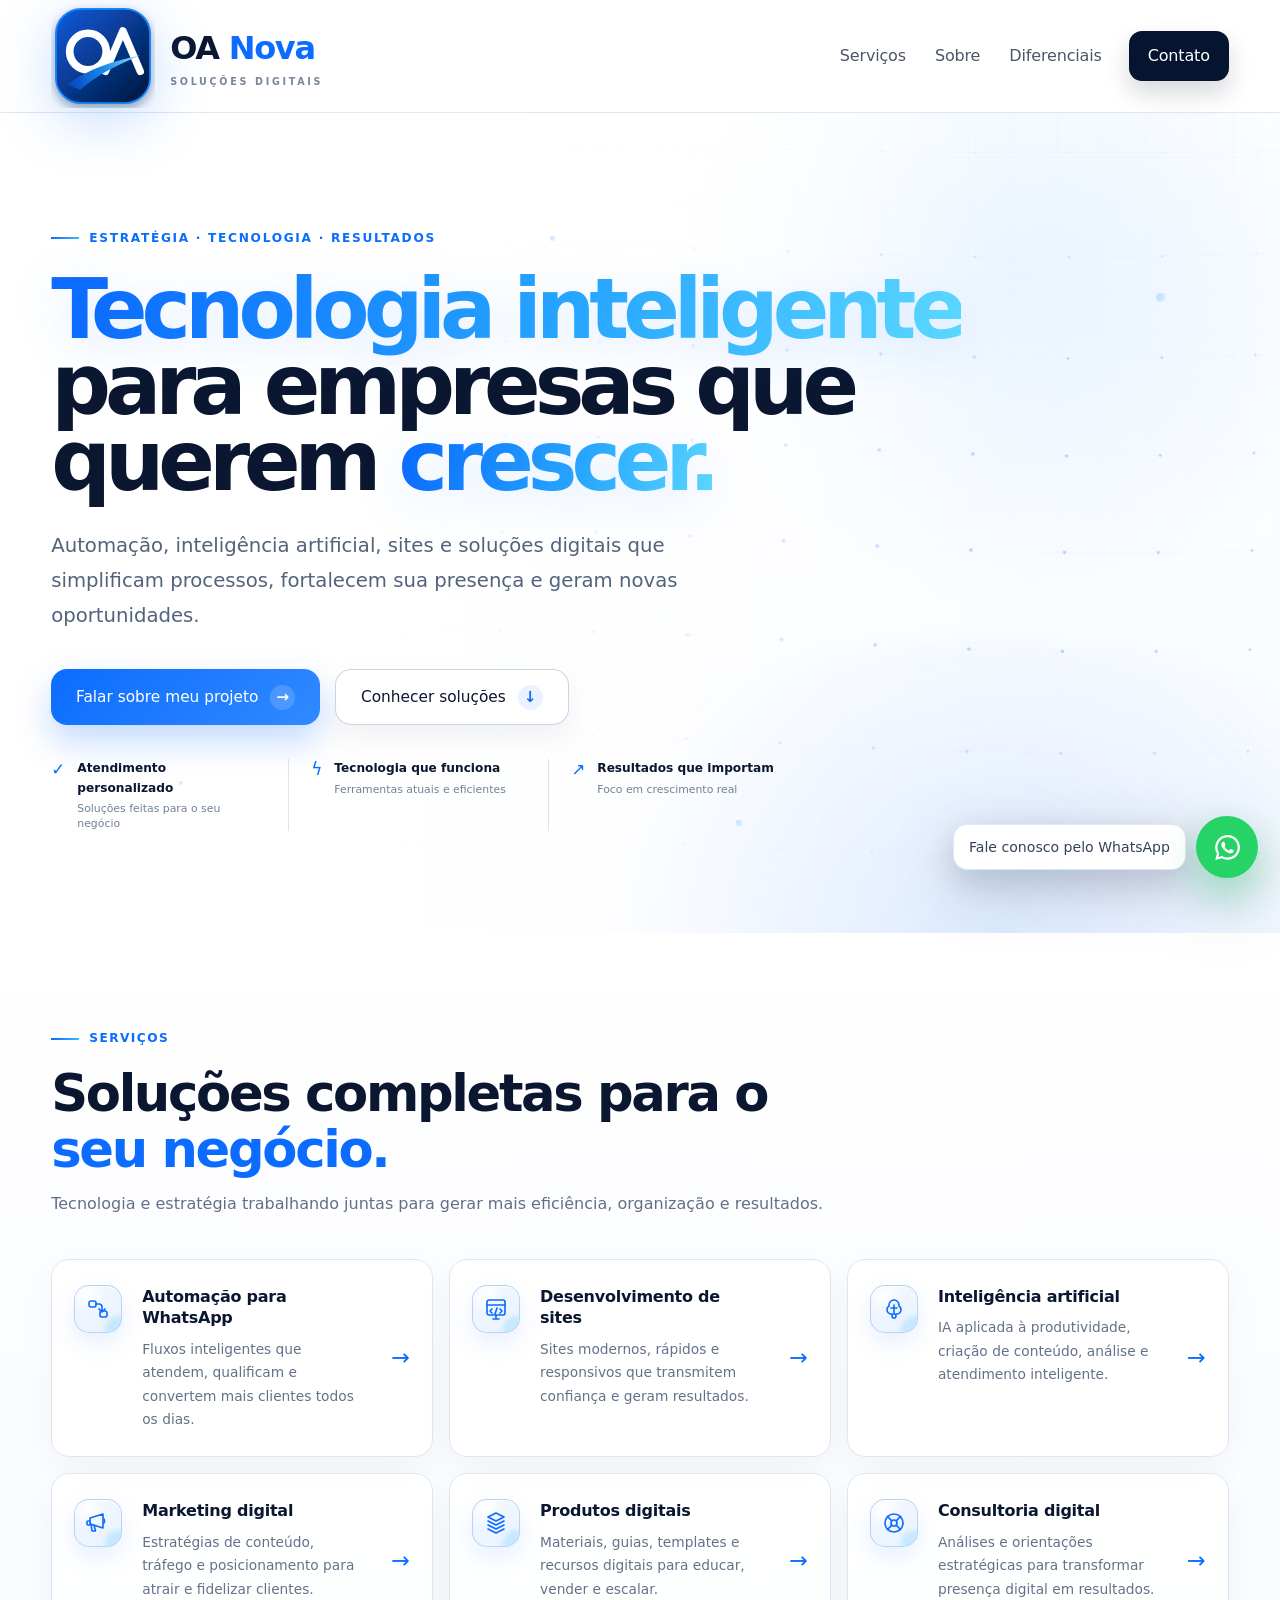
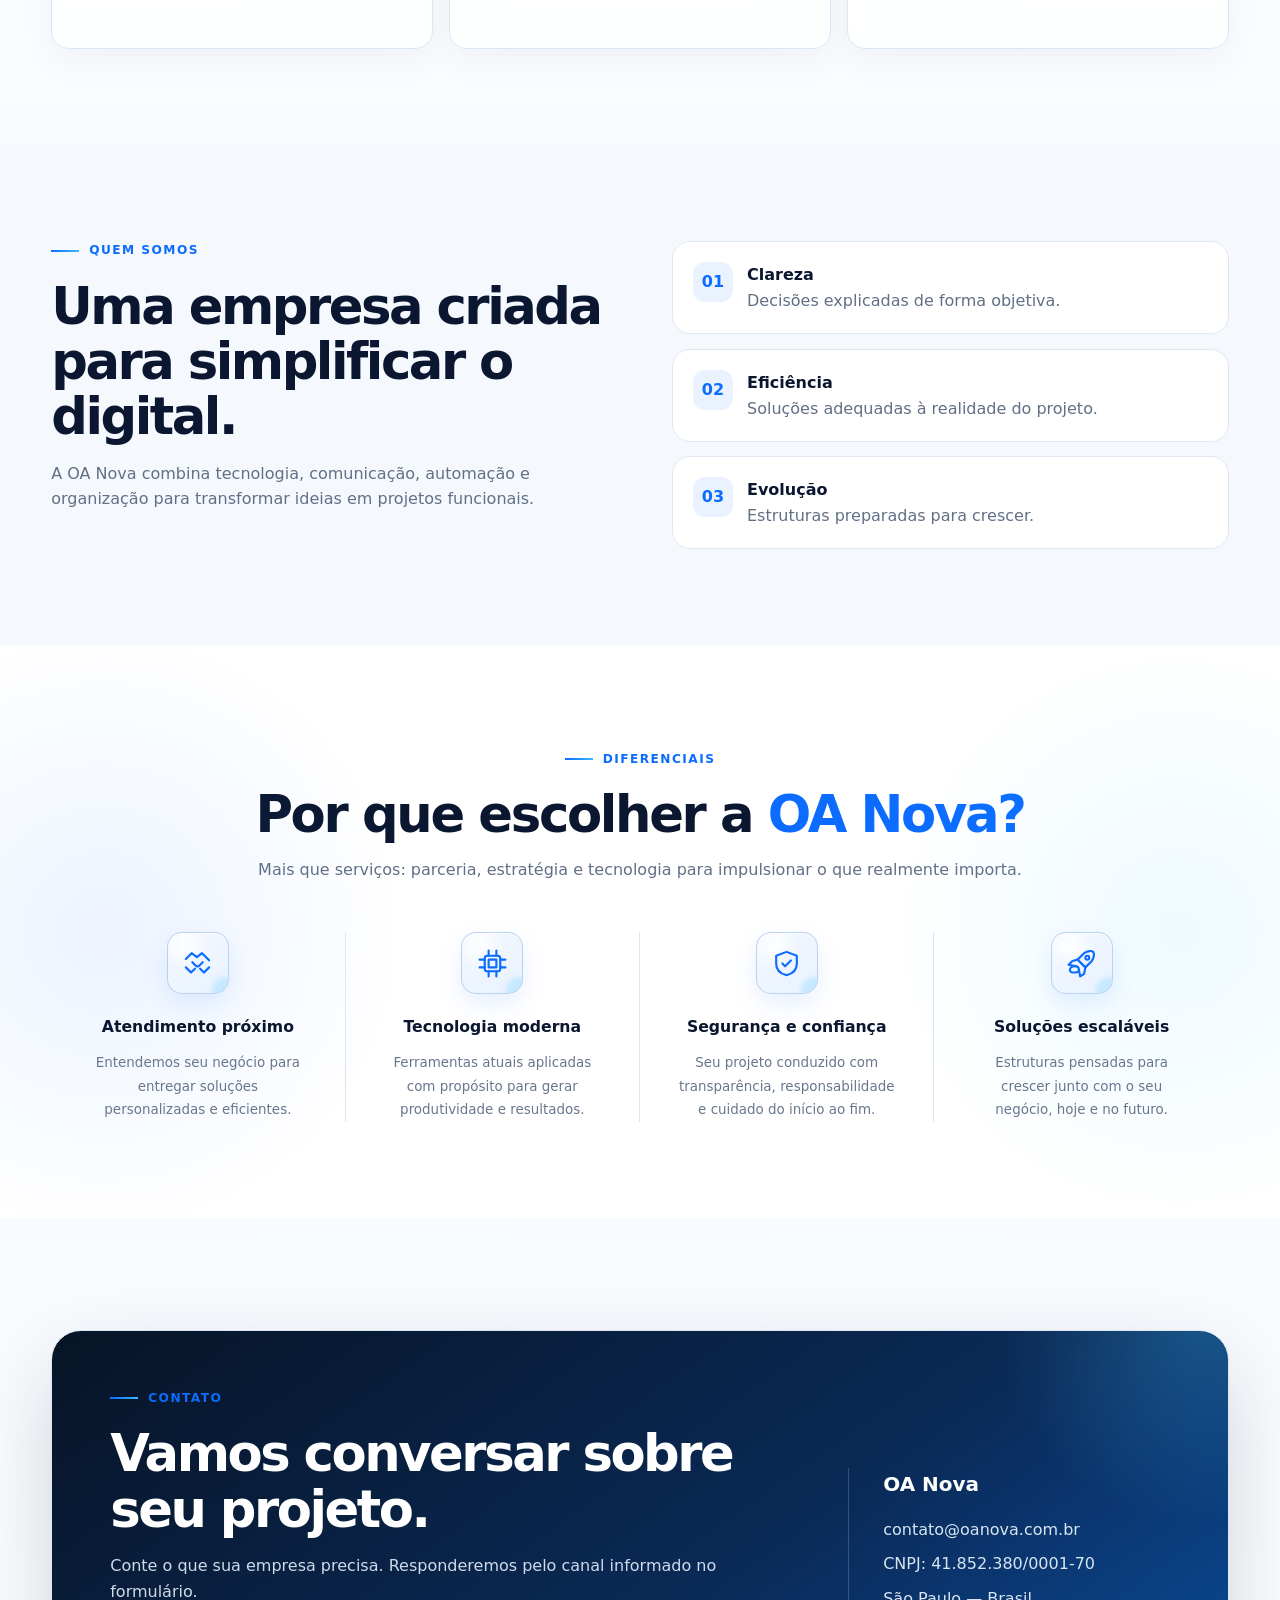
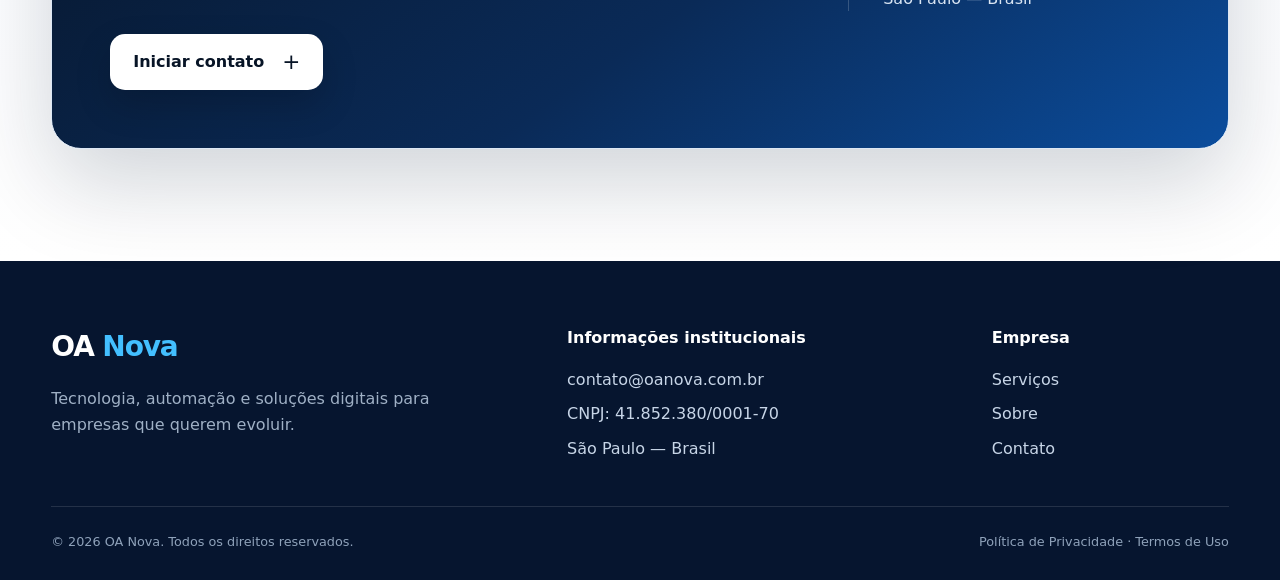
<file: index.html>
<!doctype html><html lang="pt-BR"><head><meta charset="utf-8"><meta name="viewport" content="width=device-width,initial-scale=1"><meta name="description" content="OA Nova — automação, inteligência artificial, sites e soluções digitais."><meta name="theme-color" content="#06152f"><title>OA Nova | Soluções digitais</title><link rel="icon" href="assets/logo-oa-nova.svg"><link rel="stylesheet" href="css/style.css"></head><body><header id="header"><div class="container"><nav><a class="brand" href="#inicio"><img src="assets/logo-oa-nova.svg" alt="OA Nova"><span><strong>OA <span>Nova</span></strong><small>SOLUÇÕES DIGITAIS</small></span></a><div class="links"><a href="#servicos">Serviços</a><a href="#sobre">Sobre</a><a href="#diferenciais">Diferenciais</a><a class="cta" href="#contato">Contato</a></div></nav></div></header><main>
<section class="hero hero-full" id="inicio">
  <canvas id="heroMesh" class="hero-mesh-background" aria-hidden="true"></canvas>
  <div class="hero-overlay" aria-hidden="true"></div>
  <div class="hero-particles" aria-hidden="true"><i></i><i></i><i></i><i></i><i></i></div>

  <div class="container hero-full-content">
    <div class="hero-copy">
      <div class="kicker">Estratégia · Tecnologia · Resultados</div>

      <h1>
        <span class="hero-gradient">Tecnologia inteligente</span><br>
        para empresas que<br>
        querem <span class="hero-accent">crescer.</span>
      </h1>

      <p class="lead">
        Automação, inteligência artificial, sites e soluções digitais que simplificam processos,
        fortalecem sua presença e geram novas oportunidades.
      </p>

      <div class="actions">
        <a class="btn primary" href="#contato"><span>Falar sobre meu projeto</span><b aria-hidden="true">→</b></a>
        <a class="btn secondary" href="#servicos"><span>Conhecer soluções</span><b aria-hidden="true">↓</b></a>
      </div>

      <div class="hero-points">
        <div><span class="point-icon">✓</span><p><strong>Atendimento personalizado</strong><small>Soluções feitas para o seu negócio</small></p></div>
        <div><span class="point-icon">ϟ</span><p><strong>Tecnologia que funciona</strong><small>Ferramentas atuais e eficientes</small></p></div>
        <div><span class="point-icon">↗</span><p><strong>Resultados que importam</strong><small>Foco em crescimento real</small></p></div>
      </div>
    </div>
  </div>
</section>
<section id="servicos" class="services-section">
  <div class="container">
    <div class="section-intro reveal">
      <div class="kicker">Serviços</div>
      <h2>Soluções completas para o <span>seu negócio.</span></h2>
      <p>Tecnologia e estratégia trabalhando juntas para gerar mais eficiência, organização e resultados.</p>
    </div>

    <div class="service-grid">
      <article class="service-card reveal">
        <div class="service-icon"><svg viewBox="0 0 24 24" aria-hidden="true"><rect x="3" y="4" width="7" height="6" rx="2"/><rect x="14" y="14" width="7" height="6" rx="2"/><path d="M10 7h3a3 3 0 0 1 3 3v4"/><path d="m13 12 3 3 3-3"/></svg></div>
        <div class="service-copy"><h3>Automação para WhatsApp</h3><p>Fluxos inteligentes que atendem, qualificam e convertem mais clientes todos os dias.</p></div>
        <span class="service-arrow">→</span>
      </article>
      <article class="service-card reveal">
        <div class="service-icon"><svg viewBox="0 0 24 24" aria-hidden="true"><rect x="3" y="3" width="18" height="15" rx="2"/><path d="M3 8h18"/><path d="m8 12-2 2 2 2"/><path d="m16 12 2 2-2 2"/><path d="m13 11-2 6"/><path d="M9 22h6M12 18v4"/></svg></div>
        <div class="service-copy"><h3>Desenvolvimento de sites</h3><p>Sites modernos, rápidos e responsivos que transmitem confiança e geram resultados.</p></div>
        <span class="service-arrow">→</span>
      </article>
      <article class="service-card reveal">
        <div class="service-icon"><svg viewBox="0 0 24 24" aria-hidden="true"><path d="M12 3a5 5 0 0 0-5 5v1a4 4 0 0 0-2 3.5A4.5 4.5 0 0 0 9.5 17H10"/><path d="M12 3a5 5 0 0 1 5 5v1a4 4 0 0 1 2 3.5A4.5 4.5 0 0 1 14.5 17H14"/><path d="M9 11h6M12 8v8"/><circle cx="12" cy="19" r="2"/></svg></div>
        <div class="service-copy"><h3>Inteligência artificial</h3><p>IA aplicada à produtividade, criação de conteúdo, análise e atendimento inteligente.</p></div>
        <span class="service-arrow">→</span>
      </article>
      <article class="service-card reveal">
        <div class="service-icon"><svg viewBox="0 0 24 24" aria-hidden="true"><path d="M4 13V7l13-4v14L4 13Z"/><path d="M4 10H2a1 1 0 0 0-1 1v2a1 1 0 0 0 1 1h2"/><path d="m8 14 1.5 6H6l-1-7"/><path d="M18 8a4 4 0 0 1 0 4"/></svg></div>
        <div class="service-copy"><h3>Marketing digital</h3><p>Estratégias de conteúdo, tráfego e posicionamento para atrair e fidelizar clientes.</p></div>
        <span class="service-arrow">→</span>
      </article>
      <article class="service-card reveal">
        <div class="service-icon"><svg viewBox="0 0 24 24" aria-hidden="true"><path d="m12 2 8 4-8 4-8-4 8-4Z"/><path d="m4 10 8 4 8-4"/><path d="m4 14 8 4 8-4"/><path d="m4 18 8 4 8-4"/></svg></div>
        <div class="service-copy"><h3>Produtos digitais</h3><p>Materiais, guias, templates e recursos digitais para educar, vender e escalar.</p></div>
        <span class="service-arrow">→</span>
      </article>
      <article class="service-card reveal">
        <div class="service-icon"><svg viewBox="0 0 24 24" aria-hidden="true"><circle cx="12" cy="12" r="9"/><circle cx="12" cy="12" r="3"/><path d="m14.2 9.8 4.3-4.3"/><path d="m9.8 14.2-4.3 4.3"/><path d="m9.8 9.8-4.3-4.3"/><path d="m14.2 14.2 4.3 4.3"/></svg></div>
        <div class="service-copy"><h3>Consultoria digital</h3><p>Análises e orientações estratégicas para transformar presença digital em resultados.</p></div>
        <span class="service-arrow">→</span>
      </article>
    </div>
  </div>
</section><section class="soft" id="sobre"><div class="container about-grid"><div class="about reveal"><div class="kicker">Quem somos</div><h2>Uma empresa criada para simplificar o digital.</h2><p>A OA Nova combina tecnologia, comunicação, automação e organização para transformar ideias em projetos funcionais.</p></div><div class="values"><div class="value reveal"><b>01</b><div><strong>Clareza</strong><br><span>Decisões explicadas de forma objetiva.</span></div></div><div class="value reveal"><b>02</b><div><strong>Eficiência</strong><br><span>Soluções adequadas à realidade do projeto.</span></div></div><div class="value reveal"><b>03</b><div><strong>Evolução</strong><br><span>Estruturas preparadas para crescer.</span></div></div></div></div></section>
<section id="diferenciais" class="advantages-section">
  <div class="advantages-bg" aria-hidden="true"></div>
  <div class="container">
    <div class="section-intro center reveal">
      <div class="kicker">Diferenciais</div>
      <h2>Por que escolher a <span>OA Nova?</span></h2>
      <p>Mais que serviços: parceria, estratégia e tecnologia para impulsionar o que realmente importa.</p>
    </div>
    <div class="advantage-grid">
      <article class="advantage reveal">
        <div class="advantage-icon"><svg viewBox="0 0 24 24" aria-hidden="true"><path d="m8 11 2.5 2.5a2 2 0 0 0 3 0L16 11"/><path d="M3 8.5 7.5 4l4 3 4-3L21 9.5"/><path d="m3 15 4 4 3-3"/><path d="m21 15-4 4-3-3"/></svg></div>
        <h3>Atendimento próximo</h3>
        <p>Entendemos seu negócio para entregar soluções personalizadas e eficientes.</p>
      </article>
      <article class="advantage reveal">
        <div class="advantage-icon"><svg viewBox="0 0 24 24" aria-hidden="true"><rect x="6" y="6" width="12" height="12" rx="2"/><path d="M9 9h6v6H9z"/><path d="M9 2v4M15 2v4M9 18v4M15 18v4M2 9h4M2 15h4M18 9h4M18 15h4"/></svg></div>
        <h3>Tecnologia moderna</h3>
        <p>Ferramentas atuais aplicadas com propósito para gerar produtividade e resultados.</p>
      </article>
      <article class="advantage reveal">
        <div class="advantage-icon"><svg viewBox="0 0 24 24" aria-hidden="true"><path d="M12 3 4 6v6c0 5 3.4 8 8 9 4.6-1 8-4 8-9V6z"/><path d="m8.8 12 2.1 2.1 4.5-4.5"/></svg></div>
        <h3>Segurança e confiança</h3>
        <p>Seu projeto conduzido com transparência, responsabilidade e cuidado do início ao fim.</p>
      </article>
      <article class="advantage reveal">
        <div class="advantage-icon"><svg viewBox="0 0 24 24" aria-hidden="true"><path d="M14 4c3-2 6-2 7-1 1 1 1 4-1 7l-5 5-6-6 5-5Z"/><path d="m9 9-4 1-3 3 5 1"/><path d="m15 15-1 5-3 2-1-5"/><path d="M5 19c-1 0-2-1-2-2 0-2 2-3 4-3 2 0 3 1 3 3 0 2-2 2-5 2Z"/><circle cx="16.5" cy="7.5" r="1.5"/></svg></div>
        <h3>Soluções escaláveis</h3>
        <p>Estruturas pensadas para crescer junto com o seu negócio, hoje e no futuro.</p>
      </article>
    </div>
  </div>
</section>
<section id="contato" class="contact-section">
  <div class="container">
    <div class="contact-panel reveal">
      <div class="contact-intro">
        <div class="kicker">Contato</div>
        <h2>Vamos conversar sobre seu projeto.</h2>
        <p>Conte o que sua empresa precisa. Responderemos pelo canal informado no formulário.</p>
        <button class="contact-toggle" id="contactToggle" type="button" aria-expanded="false" aria-controls="contactFormWrap">
          <span>Iniciar contato</span>
          <b aria-hidden="true">+</b>
        </button>
      </div>

      <div class="contact-company" aria-label="Informações da empresa">
        <p class="company-name">OA Nova</p>
        <a href="mailto:contato@oanova.com.br">contato@oanova.com.br</a>
        <p>CNPJ: 41.852.380/0001-70</p>
        <p>São Paulo — Brasil</p>
      </div>

      <div class="contact-form-wrap" id="contactFormWrap" hidden>
        <form class="contact-form" id="contactForm" novalidate>
          <div class="form-grid">
            <label>Nome
              <input type="text" name="nome" autocomplete="name" required>
            </label>
            <label>Empresa
              <input type="text" name="empresa" autocomplete="organization">
            </label>
            <label>E-mail
              <input type="email" name="email" autocomplete="email" required>
            </label>
            <label>WhatsApp
              <input type="tel" name="whatsapp" autocomplete="tel" required>
            </label>
          </div>
          <label>Mensagem
            <textarea name="mensagem" rows="5" required></textarea>
          </label>
          <div class="form-footer">
            <p class="form-status" id="formStatus" role="status" aria-live="polite"></p>
            <button class="btn primary form-submit" type="submit"><span>Enviar mensagem</span><b aria-hidden="true">→</b></button>
          </div>
        </form>
      </div>
    </div>
  </div>
</section>
</main>
<footer class="site-footer">
  <div class="container footer-grid">
    <div>
      <a class="footer-brand" href="#inicio">OA <span>Nova</span></a>
      <p>Tecnologia, automação e soluções digitais para empresas que querem evoluir.</p>
    </div>
    <div class="footer-company">
      <strong>Informações institucionais</strong>
      <a href="mailto:contato@oanova.com.br">contato@oanova.com.br</a>
      <span>CNPJ: 41.852.380/0001-70</span>
      <span>São Paulo — Brasil</span>
    </div>
    <div class="footer-links">
      <strong>Empresa</strong>
      <a href="#servicos">Serviços</a>
      <a href="#sobre">Sobre</a>
      <a href="#contato">Contato</a>
    </div>
  </div>
  <div class="container footer-bottom">
    <span>© <span id="year"></span> OA Nova. Todos os direitos reservados.</span>
    <span>Política de Privacidade · Termos de Uso</span>
  </div>
</footer>
<script src="js/main.js"></script>

<a class="whatsapp-float" href="https://wa.me/5511958329165" target="_blank" rel="noopener noreferrer" aria-label="Fale conosco pelo WhatsApp">
  <span class="whatsapp-label">Fale conosco pelo WhatsApp</span>
  <span class="whatsapp-button" aria-hidden="true">
    <svg viewBox="0 0 32 32" xmlns="http://www.w3.org/2000/svg">
      <path d="M16.04 3.2A12.74 12.74 0 0 0 5.1 22.45L3.3 28.8l6.56-1.72A12.76 12.76 0 1 0 16.04 3.2Zm0 23.18a10.4 10.4 0 0 1-5.31-1.45l-.38-.23-3.89 1.02 1.04-3.79-.25-.39a10.43 10.43 0 1 1 8.79 4.84Zm5.73-7.8c-.31-.16-1.86-.92-2.15-1.02-.29-.11-.5-.16-.71.16-.21.31-.82 1.02-1 1.23-.18.21-.37.24-.68.08-1.84-.92-3.05-1.64-4.27-3.73-.32-.55.32-.51.92-1.7.1-.21.05-.39-.03-.55-.08-.16-.71-1.71-.97-2.34-.26-.61-.52-.53-.71-.54h-.61c-.21 0-.55.08-.84.39-.29.31-1.1 1.08-1.1 2.63 0 1.55 1.13 3.05 1.29 3.26.16.21 2.22 3.39 5.38 4.75.75.32 1.34.52 1.8.67.76.24 1.44.21 1.98.13.6-.09 1.86-.76 2.13-1.5.26-.74.26-1.37.18-1.5-.08-.13-.29-.21-.6-.37Z"/>
    </svg>
  </span>
</a>
</body></html>
</file>
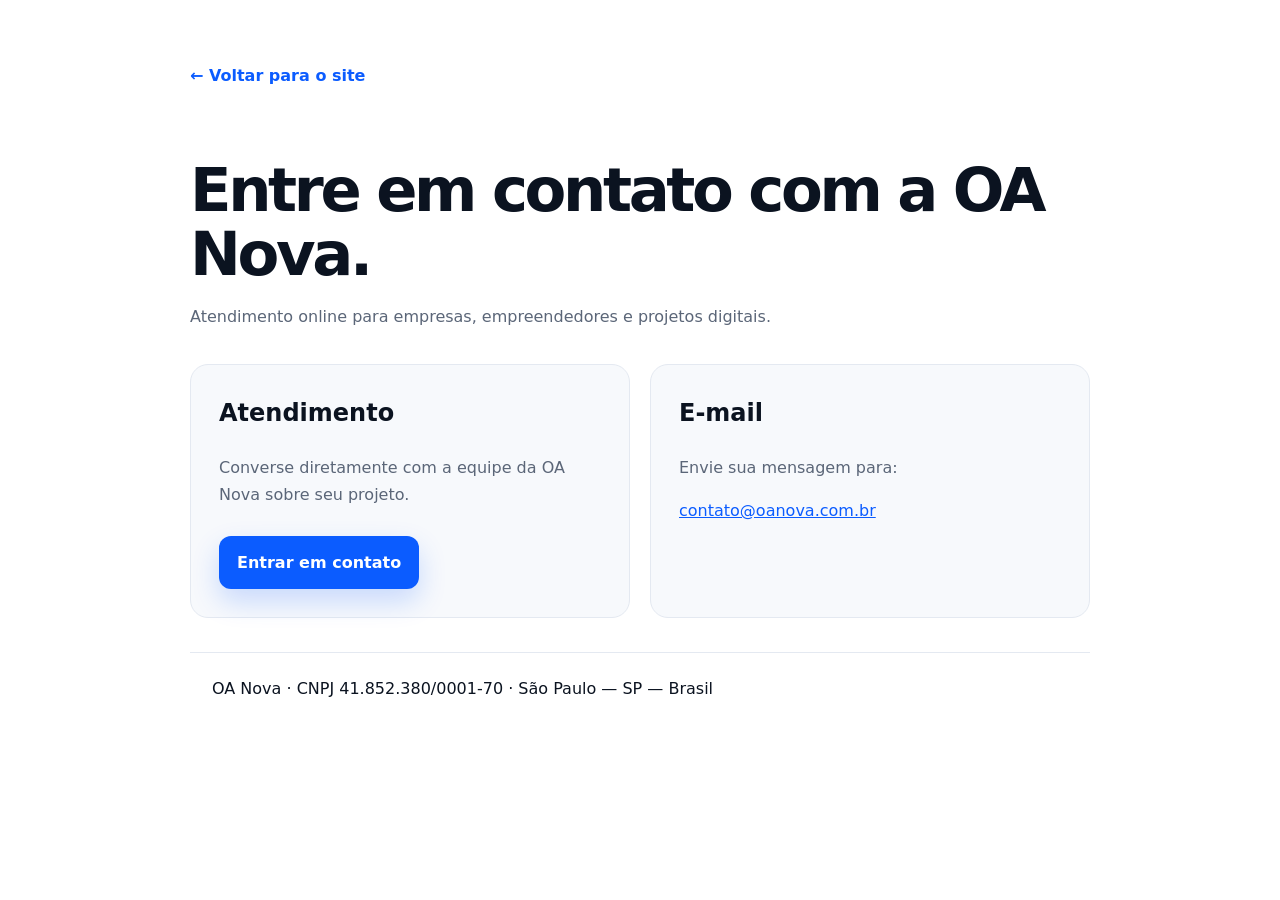
<file: contato.html>
<!DOCTYPE html>
<html lang="pt-BR">
<head>
  <meta charset="UTF-8">
  <meta name="viewport" content="width=device-width, initial-scale=1.0">
  <title>Contato | OA Nova</title>
  <style>
    :root{--blue:#0B5CFF;--ink:#0B1320;--muted:#5B6678;--line:#E4E9F1;--soft:#F7F9FC;--wa:#0B5CFF}
    *{box-sizing:border-box}
    body{margin:0;font-family:Inter,system-ui,sans-serif;color:var(--ink);line-height:1.7;background:#fff}
    .wrap{width:min(92%,900px);margin:0 auto;padding:62px 0}
    a{color:var(--blue)}
    h1{font-size:clamp(2.5rem,5vw,3.8rem);letter-spacing:-.055em;line-height:1.06;margin-bottom:14px}
    p{color:var(--muted)}
    .back{display:inline-block;margin-bottom:28px;text-decoration:none;font-weight:800}
    .grid{display:grid;grid-template-columns:1fr 1fr;gap:20px;margin-top:34px}
    .card{border:1px solid var(--line);border-radius:18px;padding:28px;background:var(--soft)}
    .card h2{margin-top:0}
    .button{display:inline-flex;align-items:center;gap:9px;text-decoration:none;font-weight:850;border-radius:12px;padding:13px 18px;margin-top:12px}
    .wa{background:var(--wa);color:#fff;box-shadow:0 12px 28px rgba(11,92,255,.20);transition:.25s ease}.wa:hover{background:#0744BD;transform:translateY(-2px)}
    .wa-icon{width:20px;height:20px;display:block;object-fit:contain}
    @media(max-width:760px){.grid{grid-template-columns:1fr}}
  </style>
</head>
<body>
  <main class="wrap">
    <a class="back" href="index.html">← Voltar para o site</a>
    <h1>Entre em contato com a OA Nova.</h1>
    <p>Atendimento online para empresas, empreendedores e projetos digitais.</p>

    <div class="grid">
      <section class="card">
        <h2>Atendimento</h2>
        <p>Converse diretamente com a equipe da OA Nova sobre seu projeto.</p>
        <a class="button wa" href="https://wa.me/5511958329165" target="_blank" rel="noopener">Entrar em contato</a>
      </section>

      <section class="card">
        <h2>E-mail</h2>
        <p>Envie sua mensagem para:</p>
        <a href="mailto:contato@oanova.com.br">contato@oanova.com.br</a>
      </section>
    </div>

    <div style="margin-top:34px;padding:22px;border-top:1px solid var(--line)">
      OA Nova · CNPJ 41.852.380/0001-70 · São Paulo — SP — Brasil
    </div>
  </main>
</body>
</html>
</file>
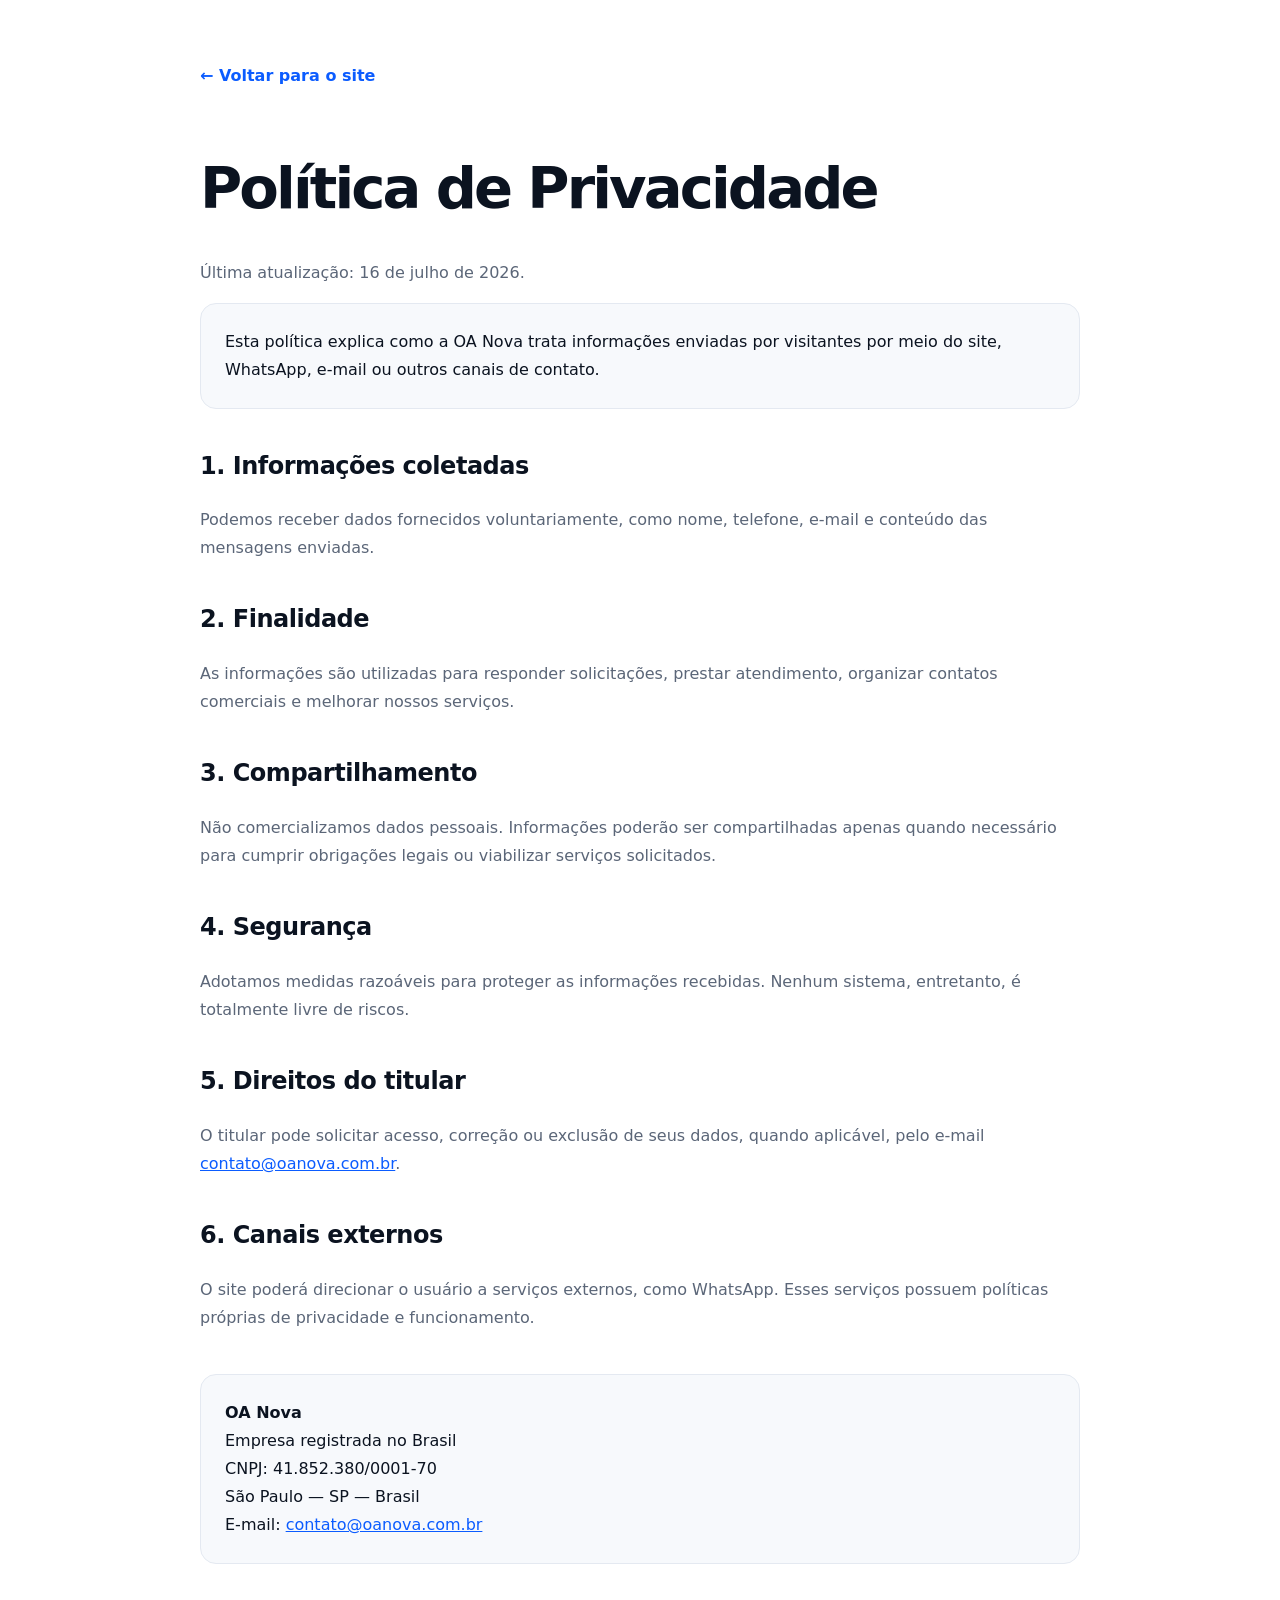
<file: privacidade.html>
<!DOCTYPE html>
<html lang="pt-BR">
<head>
  <meta charset="UTF-8">
  <meta name="viewport" content="width=device-width, initial-scale=1.0">
  <title>Política de Privacidade | OA Nova</title>
  <style>
    :root{--blue:#0B5CFF;--ink:#0B1320;--muted:#5B6678;--line:#E4E9F1;--soft:#F7F9FC}
    *{box-sizing:border-box}
    body{margin:0;font-family:Inter,system-ui,sans-serif;color:var(--ink);line-height:1.75;background:#fff}
    .wrap{width:min(92%,880px);margin:0 auto;padding:62px 0}
    a{color:var(--blue)}
    h1{font-size:clamp(2.4rem,5vw,3.6rem);letter-spacing:-.05em;line-height:1.1}
    h2{margin-top:36px;letter-spacing:-.02em}
    .back{display:inline-block;margin-bottom:28px;text-decoration:none;font-weight:800}
    .box{background:var(--soft);border:1px solid var(--line);border-radius:16px;padding:24px}
    p{color:var(--muted)}
    .legal{margin-top:42px;padding:24px;border:1px solid var(--line);border-radius:16px;background:var(--soft)}
  </style>
</head>
<body>
  <main class="wrap">
    <a class="back" href="index.html">← Voltar para o site</a>
    <h1>Política de Privacidade</h1>
    <p>Última atualização: 16 de julho de 2026.</p>

    <div class="box">
      Esta política explica como a OA Nova trata informações enviadas por visitantes por meio do site, WhatsApp, e-mail ou outros canais de contato.
    </div>

    <h2>1. Informações coletadas</h2>
    <p>Podemos receber dados fornecidos voluntariamente, como nome, telefone, e-mail e conteúdo das mensagens enviadas.</p>

    <h2>2. Finalidade</h2>
    <p>As informações são utilizadas para responder solicitações, prestar atendimento, organizar contatos comerciais e melhorar nossos serviços.</p>

    <h2>3. Compartilhamento</h2>
    <p>Não comercializamos dados pessoais. Informações poderão ser compartilhadas apenas quando necessário para cumprir obrigações legais ou viabilizar serviços solicitados.</p>

    <h2>4. Segurança</h2>
    <p>Adotamos medidas razoáveis para proteger as informações recebidas. Nenhum sistema, entretanto, é totalmente livre de riscos.</p>

    <h2>5. Direitos do titular</h2>
    <p>O titular pode solicitar acesso, correção ou exclusão de seus dados, quando aplicável, pelo e-mail <a href="mailto:contato@oanova.com.br">contato@oanova.com.br</a>.</p>

    <h2>6. Canais externos</h2>
    <p>O site poderá direcionar o usuário a serviços externos, como WhatsApp. Esses serviços possuem políticas próprias de privacidade e funcionamento.</p>

    <div class="legal">
      <strong>OA Nova</strong><br>
      Empresa registrada no Brasil<br>
      CNPJ: 41.852.380/0001-70<br>
      São Paulo — SP — Brasil<br>
      E-mail: <a href="mailto:contato@oanova.com.br">contato@oanova.com.br</a>
    </div>
  </main>
</body>
</html>
</file>
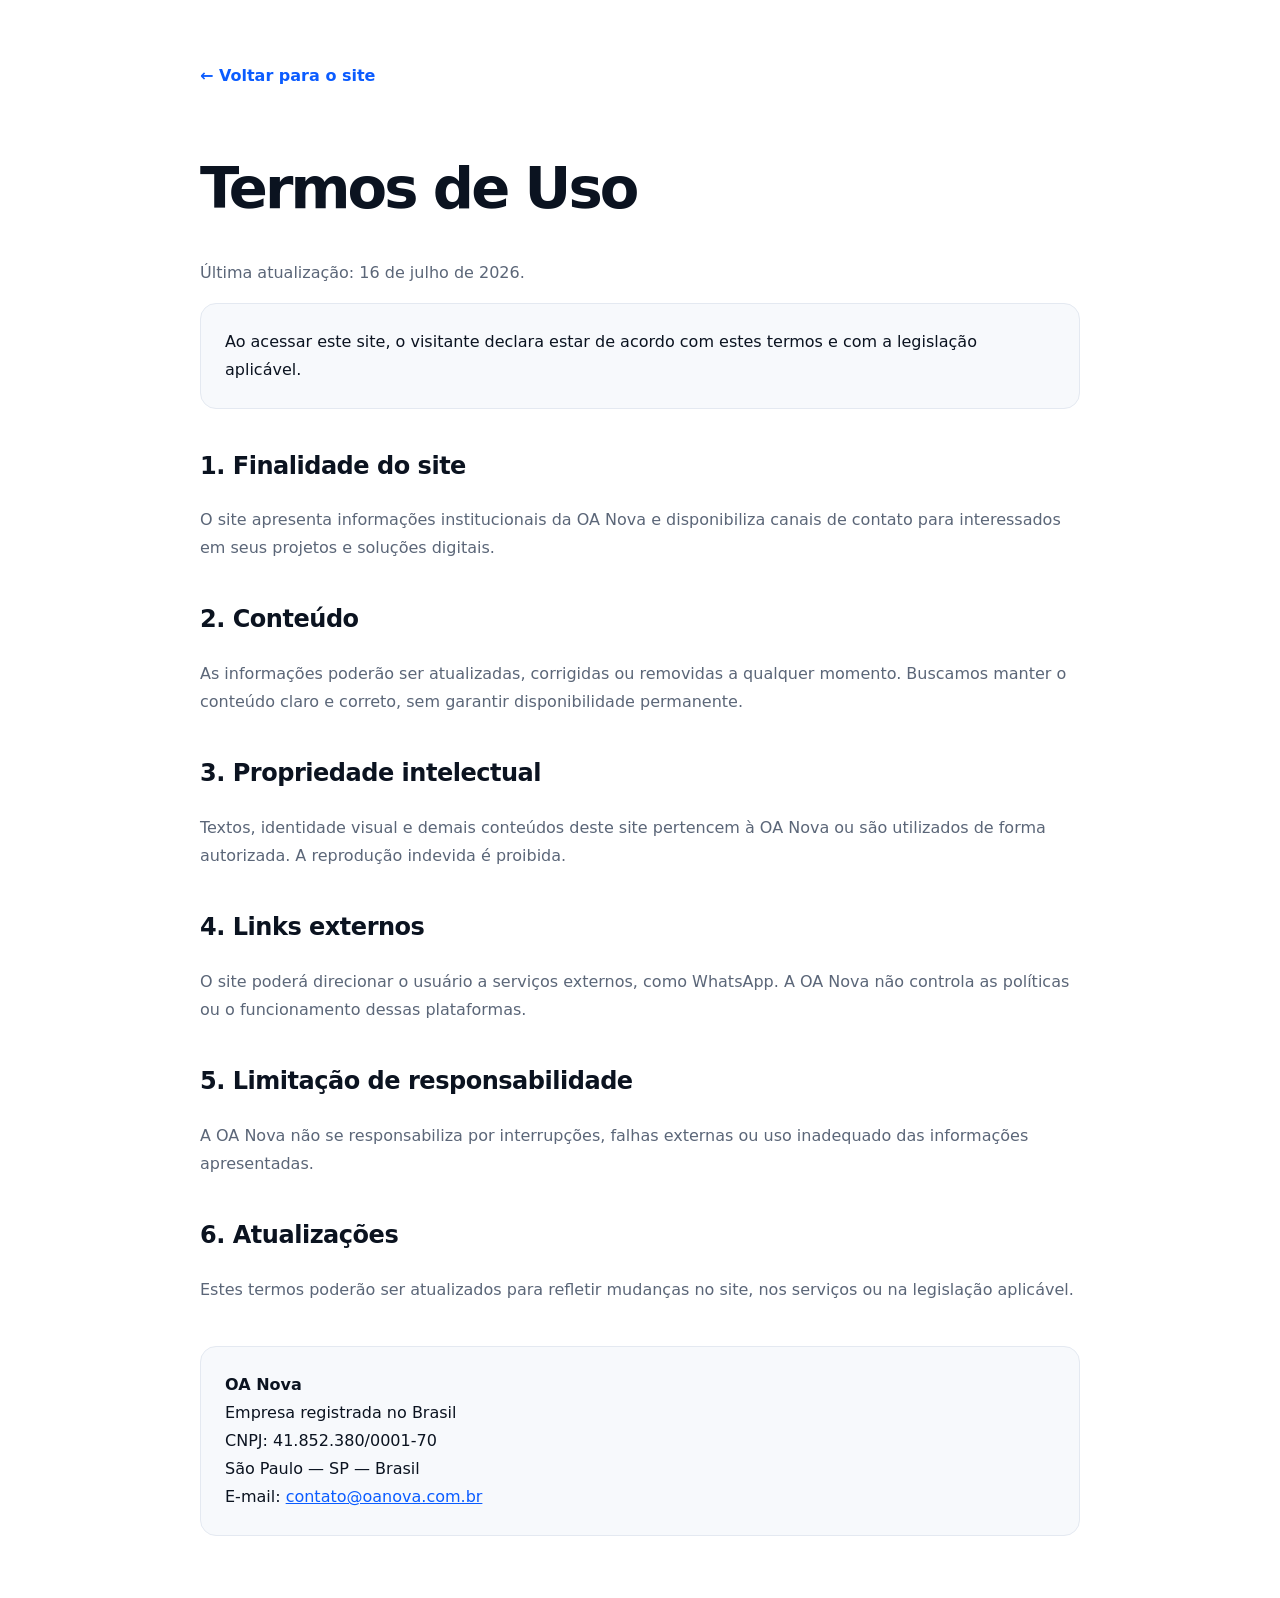
<file: termos.html>
<!DOCTYPE html>
<html lang="pt-BR">
<head>
  <meta charset="UTF-8">
  <meta name="viewport" content="width=device-width, initial-scale=1.0">
  <title>Termos de Uso | OA Nova</title>
  <style>
    :root{--blue:#0B5CFF;--ink:#0B1320;--muted:#5B6678;--line:#E4E9F1;--soft:#F7F9FC}
    *{box-sizing:border-box}
    body{margin:0;font-family:Inter,system-ui,sans-serif;color:var(--ink);line-height:1.75;background:#fff}
    .wrap{width:min(92%,880px);margin:0 auto;padding:62px 0}
    a{color:var(--blue)}
    h1{font-size:clamp(2.4rem,5vw,3.6rem);letter-spacing:-.05em;line-height:1.1}
    h2{margin-top:36px;letter-spacing:-.02em}
    .back{display:inline-block;margin-bottom:28px;text-decoration:none;font-weight:800}
    .box{background:var(--soft);border:1px solid var(--line);border-radius:16px;padding:24px}
    p{color:var(--muted)}
    .legal{margin-top:42px;padding:24px;border:1px solid var(--line);border-radius:16px;background:var(--soft)}
  </style>
</head>
<body>
  <main class="wrap">
    <a class="back" href="index.html">← Voltar para o site</a>
    <h1>Termos de Uso</h1>
    <p>Última atualização: 16 de julho de 2026.</p>

    <div class="box">
      Ao acessar este site, o visitante declara estar de acordo com estes termos e com a legislação aplicável.
    </div>

    <h2>1. Finalidade do site</h2>
    <p>O site apresenta informações institucionais da OA Nova e disponibiliza canais de contato para interessados em seus projetos e soluções digitais.</p>

    <h2>2. Conteúdo</h2>
    <p>As informações poderão ser atualizadas, corrigidas ou removidas a qualquer momento. Buscamos manter o conteúdo claro e correto, sem garantir disponibilidade permanente.</p>

    <h2>3. Propriedade intelectual</h2>
    <p>Textos, identidade visual e demais conteúdos deste site pertencem à OA Nova ou são utilizados de forma autorizada. A reprodução indevida é proibida.</p>

    <h2>4. Links externos</h2>
    <p>O site poderá direcionar o usuário a serviços externos, como WhatsApp. A OA Nova não controla as políticas ou o funcionamento dessas plataformas.</p>

    <h2>5. Limitação de responsabilidade</h2>
    <p>A OA Nova não se responsabiliza por interrupções, falhas externas ou uso inadequado das informações apresentadas.</p>

    <h2>6. Atualizações</h2>
    <p>Estes termos poderão ser atualizados para refletir mudanças no site, nos serviços ou na legislação aplicável.</p>

    <div class="legal">
      <strong>OA Nova</strong><br>
      Empresa registrada no Brasil<br>
      CNPJ: 41.852.380/0001-70<br>
      São Paulo — SP — Brasil<br>
      E-mail: <a href="mailto:contato@oanova.com.br">contato@oanova.com.br</a>
    </div>
  </main>
</body>
</html>
</file>
<file: css/style.css>
:root{--n:#06152f;--b:#0b6cff;--c:#3bb8ff;--i:#071426;--m:#627086;--l:#dfe7f1;--s:#f5f8fc;--e:cubic-bezier(.22,1,.36,1);--max:1180px}*{box-sizing:border-box}html{scroll-behavior:smooth}body{margin:0;font-family:Inter,system-ui,sans-serif;color:var(--i);line-height:1.6;overflow-x:hidden}a{color:inherit}.container{width:min(92%,var(--max));margin:auto}header{position:sticky;top:0;z-index:20;background:#ffffffd9;backdrop-filter:blur(20px);border-bottom:1px solid #dfe7f1c7;transition:.3s}header.scrolled{box-shadow:0 12px 34px #06152f12}nav{min-height:104px;display:flex;align-items:center;justify-content:space-between}.brand{display:flex;align-items:center;gap:12px;text-decoration:none}.brand img{width:76px;filter:drop-shadow(0 10px 20px #0b6cff40);transition:.4s var(--e)}.brand:hover img{transform:translateY(-3px) rotate(-2deg)}.brand strong{font-size:1.72rem;letter-spacing:-.04em}.brand strong span{color:var(--b)}.brand small{display:block;color:#7a879a;letter-spacing:.28em;font-weight:800;font-size:.6rem}.links{display:flex;gap:25px;align-items:center}.links a{text-decoration:none;color:#5d697b;font-weight:750}.links .cta{padding:11px 17px;border-radius:12px;background:var(--n);color:#fff}.hero{position:relative;min-height:760px;display:flex;align-items:center;padding:105px 0 90px;overflow:hidden;background:radial-gradient(circle at 82% 18%,#3bb8ff38,transparent 26%),linear-gradient(#fff,#f5f9ff)}.hero:before{content:"";position:absolute;inset:0;background-image:linear-gradient(#0b6cff0a 1px,transparent 1px),linear-gradient(90deg,#0b6cff0a 1px,transparent 1px);background-size:44px 44px;mask-image:linear-gradient(#000,transparent)}.hero-grid{position:relative;display:grid;grid-template-columns:1.08fr .92fr;gap:70px;align-items:center}.kicker{color:var(--b);font-size:.76rem;font-weight:900;letter-spacing:.12em;text-transform:uppercase;margin-bottom:18px}.kicker:before{content:"";display:inline-block;width:28px;height:2px;background:linear-gradient(90deg,var(--b),var(--c));vertical-align:middle;margin-right:10px}h1{font-size:clamp(3.2rem,6vw,5.8rem);line-height:.97;letter-spacing:-.067em;margin:0 0 24px}h1 span{background:linear-gradient(100deg,var(--b),var(--c));background-clip:text;color:transparent}.lead{font-size:clamp(1.08rem,2vw,1.25rem);color:var(--m);max-width:710px}.actions{display:flex;gap:13px;flex-wrap:wrap;margin:32px 0}.btn{display:inline-flex;align-items:center;min-height:52px;padding:0 23px;border-radius:14px;text-decoration:none;font-weight:820;transition:.3s var(--e)}.btn:hover{transform:translateY(-3px)}.primary{background:linear-gradient(135deg,var(--b),#318aff);color:#fff;box-shadow:0 16px 34px #0b6cff40}.secondary{background:#ffffffdc;border:1px solid var(--l)}.trust{display:flex;gap:18px;flex-wrap:wrap;color:var(--m);font-size:.92rem;font-weight:700}.trust span:before{content:"";display:inline-block;width:8px;height:8px;border-radius:50%;background:var(--b);margin-right:8px;box-shadow:0 0 0 4px #0b6cff1c}.visual{position:relative;min-height:510px;display:grid;place-items:center;transform-style:preserve-3d;transition:.25s}
.workspace{position:relative;width:min(100%,520px);border-radius:30px;background:rgba(255,255,255,.96);border:1px solid rgba(210,222,238,.95);box-shadow:0 34px 80px rgba(6,21,47,.19);overflow:hidden}
.workspace:before{content:"";position:absolute;inset:0;background:linear-gradient(135deg,rgba(11,108,255,.045),transparent 42%);pointer-events:none}
.workspace-top{position:relative;display:grid;grid-template-columns:1fr auto 1fr;align-items:center;min-height:58px;padding:0 20px;border-bottom:1px solid var(--l);background:#fbfdff}
.window-dots{display:flex;gap:6px}.window-dots i{width:8px;height:8px;border-radius:50%;background:#c7d2e1}.window-dots i:nth-child(2){background:#9fb3cb}.window-dots i:nth-child(3){background:var(--b)}
.workspace-title{font-size:.78rem;font-weight:850;letter-spacing:.08em;text-transform:uppercase;color:#637187}
.workspace-status{justify-self:end;display:inline-flex;align-items:center;gap:7px;font-size:.72rem;font-weight:850;color:#16864b}.workspace-status:before{content:"";width:7px;height:7px;border-radius:50%;background:#25c76f;box-shadow:0 0 0 5px rgba(37,199,111,.11)}
.workspace-body{position:relative;display:grid;grid-template-columns:1.08fr .92fr;gap:18px;padding:22px;background:linear-gradient(180deg,#fff,#f7faff)}
.flow-column{display:flex;flex-direction:column;align-items:stretch}
.flow-card{display:grid;grid-template-columns:38px 1fr 22px;gap:11px;align-items:center;padding:15px;border:1px solid #dfe7f1;border-radius:16px;background:#fff;box-shadow:0 9px 22px rgba(6,21,47,.045);transition:.35s var(--e)}
.flow-card.active{border-color:rgba(11,108,255,.28);box-shadow:0 13px 28px rgba(11,108,255,.10)}
.flow-card:hover{transform:translateX(4px);border-color:#bfd1e8}
.flow-icon{width:38px;height:38px;border-radius:12px;display:grid;place-items:center;background:#eaf2ff;color:var(--b);font-size:.72rem;font-weight:900}
.flow-card strong{display:block;font-size:.83rem;line-height:1.25}.flow-card small{display:block;margin-top:3px;color:var(--m);font-size:.68rem;line-height:1.3}
.flow-check{width:21px;height:21px;border-radius:50%;display:grid;place-items:center;background:#e8f8ef;color:#159558;font-size:.72rem;font-weight:900}
.flow-line{width:2px;height:15px;background:linear-gradient(var(--b),#b9d3ff);margin:2px 0 2px 33px;border-radius:99px}
.result-column{display:flex;flex-direction:column;gap:12px}
.result-card{border-radius:18px;padding:18px;background:linear-gradient(145deg,#071933,#0d3974);color:#fff;box-shadow:0 16px 34px rgba(6,21,47,.18)}
.result-card span{font-size:.68rem;color:#bcd2ee;text-transform:uppercase;letter-spacing:.08em;font-weight:800}.result-card strong{display:block;margin:5px 0 14px;font-size:1.34rem;line-height:1.05}
.progress{height:7px;border-radius:99px;background:rgba(255,255,255,.13);overflow:hidden}.progress i{display:block;width:78%;height:100%;border-radius:99px;background:linear-gradient(90deg,var(--b),var(--c));animation:progressGrow 1.2s .35s var(--e) both}
@keyframes progressGrow{from{width:0}}
.result-card small{display:block;margin-top:10px;color:#d7e5f5;font-size:.68rem}
.mini-results{display:grid;grid-template-columns:1fr 1fr;gap:10px}.mini-result{padding:14px;border:1px solid var(--l);border-radius:15px;background:#fff}.mini-result b{display:block;color:var(--b);font-size:1.08rem}.mini-result span{display:block;color:var(--m);font-size:.66rem;line-height:1.25}
.integration-row{display:flex;flex-wrap:wrap;gap:6px}.integration-row span{padding:7px 9px;border-radius:999px;background:#edf4ff;color:#28588f;font-size:.63rem;font-weight:850}
.floating-note{position:absolute;z-index:4;display:flex;align-items:center;gap:8px;padding:10px 13px;border-radius:13px;background:rgba(255,255,255,.97);border:1px solid var(--l);box-shadow:0 14px 32px rgba(6,21,47,.13);font-size:.74rem;font-weight:820;color:var(--n);animation:noteFloat 5s ease-in-out infinite}
.floating-note i{width:7px;height:7px;border-radius:50%;background:var(--b);box-shadow:0 0 0 4px rgba(11,108,255,.1)}
.note-one{left:-18px;top:72px}.note-two{right:-15px;bottom:65px;animation-delay:-2.2s}
@keyframes noteFloat{50%{transform:translateY(-8px)}}
section{padding:96px 0}.soft{background:var(--s)}.head{max-width:760px;margin-bottom:46px}.head.center{text-align:center;margin-inline:auto}h2{font-size:clamp(2.2rem,4vw,3.4rem);line-height:1.08;letter-spacing:-.048em;margin:0 0 14px}.head p,.about p,.card p{color:var(--m)}.cards{display:grid;grid-template-columns:repeat(3,1fr);gap:21px}.card{padding:30px;border:1px solid var(--l);border-radius:22px;background:#fff;min-height:230px;transition:.35s var(--e)}.card:hover{transform:translateY(-8px);box-shadow:0 24px 70px #06152f24}.icon{width:52px;height:52px;border-radius:16px;display:grid;place-items:center;background:#eaf2ff;color:var(--b);font-weight:900;margin-bottom:20px}.about-grid{display:grid;grid-template-columns:1fr 1fr;gap:64px}.values{display:grid;gap:14px}.value{display:flex;gap:14px;padding:20px;border:1px solid var(--l);border-radius:18px;background:#fff}.value b{width:40px;height:40px;display:grid;place-items:center;border-radius:12px;background:#eaf2ff;color:var(--b)}.value span{color:var(--m)}.contact{padding:54px;border-radius:32px;background:linear-gradient(135deg,#071426,#173d70);color:#fff;display:grid;grid-template-columns:1fr auto;gap:30px;align-items:center}.contact p{color:#d8e2f0}.whatsapp-float{position:fixed;right:22px;bottom:22px;z-index:30;display:flex;align-items:center;gap:10px;text-decoration:none;filter:drop-shadow(0 15px 30px #06152f2e)}.whatsapp-label{padding:11px 15px;border-radius:14px;background:#fff;border:1px solid var(--l);box-shadow:0 12px 30px #06152f1f;font-weight:800;color:var(--i);white-space:nowrap}.whatsapp-button{width:62px;height:62px;border-radius:50%;display:grid;place-items:center;background:#25D366;box-shadow:0 18px 38px #25d36657;transition:.3s var(--e)}.whatsapp-button svg{width:31px;height:31px;color:#fff}.whatsapp-float:hover .whatsapp-button{transform:translateY(-4px) scale(1.06);background:#1fb85a}footer{padding:42px 0;border-top:1px solid var(--l);color:var(--m)}.foot{display:flex;justify-content:space-between;gap:25px;flex-wrap:wrap}.reveal{opacity:0;transform:translateY(28px);transition:.72s var(--e)}.reveal.visible{opacity:1;transform:none}@media(max-width:900px){.hero-grid,.about-grid,.contact{grid-template-columns:1fr}.cards{grid-template-columns:repeat(2,1fr)}}@media(max-width:700px){.links a:not(.cta){display:none}.brand img{width:62px}.brand small{display:none}.hero{min-height:auto;padding:80px 0 70px}.hero-grid{gap:40px}.visual{min-height:430px}.workspace-body{grid-template-columns:1fr}.result-column{display:grid;grid-template-columns:1fr 1fr}.main-result{grid-column:1/-1}.integration-row{grid-column:1/-1}.cards{grid-template-columns:1fr}section{padding:72px 0}.contact{padding:34px 24px}.contact .btn{width:100%}.floating-note{font-size:.68rem}.note-one{left:0}.note-two{right:0}}

@media(max-width:700px){nav{min-height:90px}.whatsapp-label{display:none}.whatsapp-float{right:15px;bottom:15px}.whatsapp-button{width:58px;height:58px}}


/* =====================================================
   OA NOVA CLEAN OVERRIDE
   Base consolidada
===================================================== */

@import url('https://fonts.googleapis.com/css2?family=Inter:wght@400;500;600;700;800&display=swap');

html,body{
    font-family:'Inter',system-ui,-apple-system,"Segoe UI",sans-serif;
}

/* Logo */
header nav{min-height:112px;}
.brand img{
    width:118px;
    max-width:none;
}

/* Navegação */
.links a{
    font-size:16px;
    font-weight:500;
    letter-spacing:-.01em;
    color:#4c5667;
    transition:.25s;
}

.links a:hover{
    color:#0B6CFF;
}

/* BOTÃO CONTATO - correção definitiva */
.links a.cta,
.links a.cta:link,
.links a.cta:visited,
.links .cta{
    background:#06152f;
    color:#ffffff !important;
    -webkit-text-fill-color:#ffffff;
    font-weight:600;
}

.links a.cta:hover{
    background:#0B6CFF;
    color:#ffffff !important;
}

/* WhatsApp */
.whatsapp-float{z-index:9999}
.whatsapp-button svg{
    fill:#fff;
    color:#fff;
}


/* =====================================================
   OA NOVA V7.0 — HERO PREMIUM + ANIMAÇÕES
===================================================== */

:root{
  --navy:#06152f;
  --blue:#0b6cff;
  --cyan:#48c8ff;
  --ink:#071426;
  --muted:#607087;
  --line:#dfe7f1;
  --ease:cubic-bezier(.22,1,.36,1);
}

body{
  background:#fff;
}

header{
  background:rgba(255,255,255,.78);
  border-bottom:1px solid rgba(213,224,238,.76);
  backdrop-filter:blur(22px) saturate(150%);
}

header.scrolled{
  box-shadow:0 14px 40px rgba(6,21,47,.08);
}

.brand{
  gap:15px;
}

.brand img{
  width:104px;
  height:104px;
  object-fit:contain;
  filter:drop-shadow(0 15px 28px rgba(11,108,255,.24));
}

.brand strong{
  font-size:2rem;
  font-weight:700;
}

.links a{
  position:relative;
  padding:9px 2px;
}

.links a:not(.cta)::after{
  content:"";
  position:absolute;
  left:0;
  right:100%;
  bottom:2px;
  height:2px;
  border-radius:99px;
  background:linear-gradient(90deg,var(--blue),var(--cyan));
  transition:right .3s var(--ease);
}

.links a:not(.cta):hover::after{
  right:0;
}

.links a.cta{
  padding:12px 19px;
  border-radius:13px;
  box-shadow:0 12px 25px rgba(6,21,47,.16);
  transition:transform .3s var(--ease),background .3s,box-shadow .3s;
}

.links a.cta:hover{
  transform:translateY(-2px);
  box-shadow:0 17px 34px rgba(11,108,255,.26);
}

.hero{
  min-height:820px;
  padding:110px 0 95px;
  background:
    radial-gradient(circle at 78% 18%,rgba(72,200,255,.22),transparent 28%),
    radial-gradient(circle at 14% 82%,rgba(11,108,255,.11),transparent 30%),
    linear-gradient(180deg,#fff 0%,#f6faff 100%);
}

.hero::before{
  opacity:.9;
  animation:gridDrift 18s linear infinite;
}

.hero::after{
  content:"";
  position:absolute;
  inset:auto -18% -42% 38%;
  height:640px;
  border-radius:50%;
  background:radial-gradient(circle,rgba(11,108,255,.12),transparent 66%);
  filter:blur(10px);
  animation:ambientGlow 8s ease-in-out infinite;
}

@keyframes gridDrift{
  to{background-position:44px 44px}
}

@keyframes ambientGlow{
  50%{transform:translate3d(-35px,-24px,0) scale(1.07);opacity:.72}
}

.hero-grid{
  grid-template-columns:1.02fr .98fr;
  gap:76px;
}

.hero h1{
  max-width:760px;
  font-size:clamp(3.4rem,6.15vw,6rem);
  line-height:.96;
}

.hero .lead{
  max-width:680px;
}

.actions .primary{
  position:relative;
  overflow:hidden;
}

.actions .primary::before{
  content:"";
  position:absolute;
  inset:0;
  transform:translateX(-110%) skewX(-18deg);
  background:linear-gradient(90deg,transparent,rgba(255,255,255,.35),transparent);
  animation:buttonShine 4.5s ease-in-out infinite;
}

@keyframes buttonShine{
  0%,60%{transform:translateX(-110%) skewX(-18deg)}
  85%,100%{transform:translateX(120%) skewX(-18deg)}
}

/* Visual do sistema */
.system-visual{
  min-height:560px;
  isolation:isolate;
}

.system-glow{
  position:absolute;
  border-radius:50%;
  filter:blur(32px);
  z-index:-1;
  animation:glowFloat 7s ease-in-out infinite;
}

.glow-a{
  width:230px;height:230px;
  right:0;top:30px;
  background:rgba(72,200,255,.20);
}

.glow-b{
  width:260px;height:260px;
  left:18px;bottom:10px;
  background:rgba(11,108,255,.15);
  animation-delay:-3.2s;
}

@keyframes glowFloat{
  50%{transform:translateY(-24px) scale(1.08)}
}

.system-shell{
  width:min(100%,590px);
  border:1px solid rgba(203,218,236,.9);
  border-radius:30px;
  background:rgba(255,255,255,.88);
  box-shadow:0 38px 90px rgba(6,21,47,.18);
  backdrop-filter:blur(18px);
  overflow:hidden;
  transform:translateZ(0);
  animation:shellEntry .9s var(--ease) both;
}

@keyframes shellEntry{
  from{opacity:0;transform:translateY(28px) scale(.97)}
}

.system-header,
.system-footer{
  display:flex;
  align-items:center;
  justify-content:space-between;
  gap:14px;
  padding:16px 20px;
  background:rgba(250,252,255,.92);
}

.system-header{
  border-bottom:1px solid var(--line);
}

.system-brand,
.system-live{
  display:flex;
  align-items:center;
  gap:9px;
  font-size:.76rem;
  font-weight:800;
  letter-spacing:.04em;
}

.system-live{
  color:#16864b;
}

.system-pulse,
.system-live::before{
  content:"";
  width:8px;height:8px;
  border-radius:50%;
  background:#28c96f;
  box-shadow:0 0 0 0 rgba(40,201,111,.45);
  animation:pulseDot 2s infinite;
}

.system-pulse{
  background:var(--blue);
  box-shadow:0 0 0 0 rgba(11,108,255,.42);
}

@keyframes pulseDot{
  70%{box-shadow:0 0 0 9px transparent}
  100%{box-shadow:0 0 0 0 transparent}
}

.system-canvas{
  position:relative;
  min-height:430px;
  background:
    linear-gradient(rgba(11,108,255,.035) 1px,transparent 1px),
    linear-gradient(90deg,rgba(11,108,255,.035) 1px,transparent 1px),
    linear-gradient(180deg,#fff,#f8fbff);
  background-size:28px 28px,28px 28px,auto;
  overflow:hidden;
}

.connection-map{
  position:absolute;
  inset:0;
  width:100%;
  height:100%;
  pointer-events:none;
}

.flow-path{
  fill:none;
  stroke:url(#lineGradient);
  stroke-width:2.2;
  stroke-linecap:round;
  stroke-dasharray:8 9;
  opacity:.48;
  animation:dashFlow 3s linear infinite;
}

.path-2{animation-delay:-.7s}
.path-3{animation-delay:-1.4s}
.path-4{animation-delay:-2.1s}
.path-5{animation-delay:-2.7s}

@keyframes dashFlow{
  to{stroke-dashoffset:-34}
}

.signal{
  fill:#fff;
  stroke:#0b6cff;
  stroke-width:3;
  filter:drop-shadow(0 0 7px rgba(11,108,255,.65));
}
.signal-1{animation:signal1 4s linear infinite}
.signal-2{animation:signal2 4.4s linear infinite -.8s}
.signal-3{animation:signal3 4.8s linear infinite -1.5s}
.signal-4{animation:signal4 4.1s linear infinite -2.1s}
.signal-5{animation:signal5 4.6s linear infinite -2.8s}
@keyframes signal1{0%{cx:98;cy:92}100%{cx:258;cy:192}}
@keyframes signal2{0%{cx:98;cy:215}100%{cx:258;cy:192}}
@keyframes signal3{0%{cx:98;cy:338}100%{cx:258;cy:192}}
@keyframes signal4{0%{cx:322;cy:192}100%{cx:474;cy:112}}
@keyframes signal5{0%{cx:322;cy:192}100%{cx:474;cy:274}}

.system-node{
  position:absolute;
  display:flex;
  align-items:center;
  gap:10px;
  min-width:142px;
  padding:12px 13px;
  border:1px solid rgba(213,224,238,.95);
  border-radius:16px;
  background:rgba(255,255,255,.96);
  box-shadow:0 12px 28px rgba(6,21,47,.09);
  animation:nodeFloat 5.5s ease-in-out infinite;
}

.system-node strong,
.system-node small{
  display:block;
}

.system-node strong{
  font-size:.78rem;
  line-height:1.25;
}

.system-node small{
  margin-top:2px;
  color:var(--muted);
  font-size:.63rem;
  line-height:1.25;
}

.node-icon{
  flex:0 0 34px;
  width:34px;height:34px;
  display:grid;
  place-items:center;
  border-radius:11px;
  background:#eaf2ff;
  color:var(--blue);
  font-size:.67rem;
  font-weight:900;
}

.wa-node{background:#e8fbef;color:#159958}
.result-node{background:#e7f7ff;color:#0875ac;font-size:1rem}

.node-client{left:20px;top:48px}
.node-whatsapp{left:20px;top:171px;animation-delay:-1.2s}
.node-data{left:20px;top:294px;animation-delay:-2.4s}
.node-crm{right:18px;top:68px;animation-delay:-.8s}
.node-result{right:18px;top:230px;animation-delay:-2s}

@keyframes nodeFloat{
  50%{transform:translateY(-6px)}
}

.core-node{
  position:absolute;
  left:50%;top:50%;
  width:150px;height:150px;
  transform:translate(-50%,-50%);
  display:flex;
  flex-direction:column;
  align-items:center;
  justify-content:center;
  border-radius:34px;
  color:#fff;
  text-align:center;
  background:linear-gradient(145deg,#06152f,#0b6cff);
  box-shadow:0 24px 52px rgba(11,108,255,.33);
  z-index:3;
}

.core-node>span{
  font-size:2.15rem;
  font-weight:800;
  letter-spacing:-.08em;
}

.core-node strong{
  font-size:.72rem;
}

.core-node small{
  margin-top:3px;
  color:#cfe0f7;
  font-size:.58rem;
}

.core-rings,
.core-rings i{
  position:absolute;
  inset:-11px;
  border:1px solid rgba(11,108,255,.25);
  border-radius:42px;
  animation:ringPulse 3.8s ease-out infinite;
}

.core-rings i:nth-child(1){inset:-20px;animation-delay:-1.2s}
.core-rings i:nth-child(2){inset:-30px;animation-delay:-2.4s}
.core-rings i:nth-child(3){inset:-40px;animation-delay:-3.2s}

@keyframes ringPulse{
  0%,100%{opacity:.15;transform:scale(.95)}
  50%{opacity:.75;transform:scale(1.02)}
}

.system-badge{
  position:absolute;
  z-index:5;
  display:flex;
  align-items:center;
  gap:7px;
  padding:8px 10px;
  border:1px solid rgba(213,224,238,.92);
  border-radius:11px;
  background:#fff;
  box-shadow:0 12px 25px rgba(6,21,47,.11);
  color:#304157;
  font-size:.62rem;
  font-weight:760;
  animation:badgePop 5s var(--ease) infinite;
}

.system-badge i{
  width:7px;height:7px;
  border-radius:50%;
  background:#28c96f;
}

.badge-one{left:128px;top:18px}
.badge-two{right:112px;bottom:16px;animation-delay:-2.5s}

@keyframes badgePop{
  0%,100%{transform:translateY(0);opacity:.82}
  50%{transform:translateY(-8px);opacity:1}
}

.system-footer{
  justify-content:flex-start;
  flex-wrap:wrap;
  border-top:1px solid var(--line);
}

.system-footer span{
  display:inline-flex;
  align-items:center;
  gap:6px;
  color:#5d6a7e;
  font-size:.65rem;
  font-weight:700;
}

.system-footer i{
  width:6px;height:6px;
  border-radius:50%;
  background:linear-gradient(var(--blue),var(--cyan));
}

/* Animações gerais */
.card,
.value,
.btn,
.whatsapp-button{
  will-change:transform;
}

.card .icon{
  transition:transform .4s var(--ease),background .3s,color .3s;
}

.card:hover .icon{
  transform:rotate(-5deg) scale(1.08);
  background:linear-gradient(145deg,var(--blue),var(--cyan));
  color:#fff;
}

.reveal{
  transition-duration:.85s;
}

@media(max-width:1050px){
  .hero-grid{gap:42px}
  .system-shell{transform:scale(.94)}
}

@media(max-width:900px){
  .hero{
    padding-top:82px;
  }
  .system-visual{
    min-height:540px;
  }
}

@media(max-width:700px){
  nav{min-height:88px}
  .brand img{width:76px;height:76px}
  .brand strong{font-size:1.55rem}
  .hero h1{font-size:clamp(3rem,14vw,4.4rem)}
  .system-visual{min-height:465px}
  .system-shell{
    width:112%;
    transform:scale(.88);
    transform-origin:center top;
  }
  .system-canvas{min-height:430px}
}

@media(prefers-reduced-motion:reduce){
  *,
  *::before,
  *::after{
    animation-duration:.01ms !important;
    animation-iteration-count:1 !important;
    scroll-behavior:auto !important;
  }
}


/* =====================================================
   OA NOVA — HERO REFINADO
===================================================== */

.hero{
  --hero-x:0px;
  --hero-y:0px;
}

.hero-grid{
  grid-template-columns:minmax(0,1.02fr) minmax(480px,.98fr);
  gap:88px;
}

.hero-grid>div:first-child{
  position:relative;
  z-index:3;
  max-width:720px;
}

.hero .kicker{
  margin-bottom:22px;
  color:#0b6cff;
  letter-spacing:.14em;
}

.hero h1{
  max-width:700px;
  margin-bottom:30px;
  font-size:clamp(3.5rem,5.85vw,5.75rem);
  line-height:.95;
  text-wrap:balance;
}

.hero h1 span{
  display:inline;
  background:linear-gradient(105deg,#0b6cff 5%,#27a6ff 58%,#5bd8ff 100%);
  -webkit-background-clip:text;
  background-clip:text;
  color:transparent;
  filter:drop-shadow(0 12px 24px rgba(11,108,255,.12));
}

.hero .lead{
  max-width:640px;
  margin:0;
  font-size:clamp(1.08rem,1.55vw,1.24rem);
  line-height:1.78;
  color:#5f6f84;
}

.actions{
  gap:14px;
  margin:38px 0 30px;
}

.actions .btn{
  gap:12px;
  min-height:58px;
  padding-inline:25px;
  border-radius:16px;
}

.actions .btn b{
  display:inline-grid;
  place-items:center;
  width:25px;
  height:25px;
  border-radius:50%;
  font-size:.95rem;
  transition:transform .35s var(--ease),background .35s var(--ease);
}

.actions .primary b{
  background:rgba(255,255,255,.16);
}

.actions .secondary b{
  background:#eaf2ff;
  color:var(--blue);
}

.actions .btn:hover b{
  transform:translateX(4px);
}

.actions .secondary:hover b{
  transform:translateY(3px);
}

.actions .secondary{
  border-color:rgba(196,211,230,.95);
  box-shadow:0 12px 30px rgba(6,21,47,.06);
}

.trust{
  gap:22px;
  max-width:650px;
  padding-top:2px;
}

.trust span{
  font-size:.88rem;
  color:#68778b;
}

.hero-particles{
  position:absolute;
  inset:0;
  pointer-events:none;
  z-index:1;
  transform:translate3d(var(--hero-x),var(--hero-y),0);
  transition:transform .45s ease-out;
}

.hero-particles i{
  position:absolute;
  width:7px;
  height:7px;
  border-radius:50%;
  background:linear-gradient(145deg,#0b6cff,#58d2ff);
  box-shadow:0 0 24px rgba(11,108,255,.45);
  opacity:.36;
  animation:particleFloat 7s ease-in-out infinite;
}

.hero-particles i:nth-child(1){left:7%;top:20%;animation-delay:-1s}
.hero-particles i:nth-child(2){left:43%;top:15%;width:5px;height:5px;animation-delay:-2.5s}
.hero-particles i:nth-child(3){right:9%;top:22%;width:9px;height:9px;animation-delay:-4s}
.hero-particles i:nth-child(4){right:42%;bottom:13%;width:6px;height:6px;animation-delay:-5.2s}
.hero-particles i:nth-child(5){left:14%;bottom:18%;width:4px;height:4px;animation-delay:-3.3s}

@keyframes particleFloat{
  50%{transform:translateY(-18px) scale(1.15);opacity:.7}
}

.hero-enter{
  opacity:0;
  transform:translateY(22px);
  animation:heroEnter .85s var(--ease) forwards;
  animation-delay:var(--hero-delay,0ms);
}

@keyframes heroEnter{
  to{opacity:1;transform:none}
}

.system-shell{
  position:relative;
  border-color:rgba(194,213,236,.92);
  background:
    linear-gradient(180deg,rgba(255,255,255,.94),rgba(248,252,255,.9));
  box-shadow:
    0 42px 100px rgba(6,21,47,.19),
    0 0 0 1px rgba(255,255,255,.85) inset,
    0 0 70px rgba(11,108,255,.08);
}

.system-shell::before{
  content:"";
  position:absolute;
  inset:0;
  border-radius:inherit;
  background:linear-gradient(135deg,rgba(255,255,255,.72),transparent 28%,rgba(72,200,255,.06) 70%,transparent);
  pointer-events:none;
  z-index:7;
}

.system-header,
.system-footer{
  position:relative;
  z-index:8;
}

.system-canvas{
  position:relative;
  z-index:2;
}

.flow-path{
  stroke-width:1.65;
  opacity:.42;
  stroke-dasharray:6 10;
}

.system-node{
  border-color:rgba(205,220,238,.88);
  background:rgba(255,255,255,.9);
  backdrop-filter:blur(14px);
  box-shadow:
    0 14px 30px rgba(6,21,47,.085),
    0 1px 0 rgba(255,255,255,.9) inset;
}

.system-node:hover{
  transform:translateY(-8px) scale(1.015);
  border-color:rgba(11,108,255,.28);
  box-shadow:0 20px 40px rgba(6,21,47,.12);
}

.core-node{
  background:
    radial-gradient(circle at 32% 22%,rgba(88,210,255,.28),transparent 28%),
    linear-gradient(145deg,#06152f 0%,#0a3f85 48%,#0b6cff 100%);
  box-shadow:
    0 30px 65px rgba(11,108,255,.36),
    0 0 0 1px rgba(255,255,255,.11) inset;
}

.core-node::after{
  content:"";
  position:absolute;
  inset:10px;
  border-radius:27px;
  border:1px solid rgba(255,255,255,.1);
  pointer-events:none;
}

.system-badge{
  border-color:rgba(202,217,235,.9);
  background:rgba(255,255,255,.92);
  backdrop-filter:blur(14px);
  box-shadow:0 16px 34px rgba(6,21,47,.12);
}

.system-badge i{
  box-shadow:0 0 0 5px rgba(40,201,111,.11);
}

@media(max-width:1100px){
  .hero-grid{
    grid-template-columns:1fr .95fr;
    gap:48px;
  }
  .hero h1{
    font-size:clamp(3.35rem,5.6vw,5.2rem);
  }
}

@media(max-width:900px){
  .hero-grid{
    grid-template-columns:1fr;
  }
  .hero-grid>div:first-child{
    max-width:760px;
  }
  .hero h1{
    max-width:760px;
  }
}

@media(max-width:700px){
  .hero{
    padding-top:74px;
  }
  .hero h1{
    margin-bottom:24px;
    font-size:clamp(2.85rem,13vw,4.15rem);
    line-height:.98;
  }
  .hero .lead{
    line-height:1.68;
  }
  .actions{
    margin-top:30px;
  }
  .actions .btn{
    width:100%;
    justify-content:center;
  }
  .trust{
    gap:12px 18px;
  }
  .system-shell{
    width:118%;
  }
}


/* =====================================================
   OA NOVA V8 — MINIMAL TECH DIRECTION
===================================================== */

:root{
  --font-display:Inter,system-ui,-apple-system,"Segoe UI",sans-serif;
  --text:#0b1730;
  --text-soft:#53637a;
  --blue:#0b6cff;
  --blue-2:#2a8cff;
  --line-soft:#dce7f5;
}

body{
  color:var(--text);
  font-weight:400;
}

.links a,
.links a.cta,
.btn,
.whatsapp-label{
  font-weight:500 !important;
}

.brand strong{font-weight:650}
.hero .lead,
.section-intro p,
.service-copy p,
.advantage p{
  font-weight:400;
}

/* HERO */
.hero{
  min-height:780px;
  padding:90px 0 70px;
  background:
    radial-gradient(circle at 80% 25%,rgba(72,200,255,.16),transparent 26%),
    linear-gradient(180deg,#fff 0%,#f8fbff 100%);
}

.hero-grid{
  grid-template-columns:minmax(0,1.08fr) minmax(420px,.92fr);
  gap:56px;
}

.hero h1{
  max-width:760px;
  font-size:clamp(4rem,6.4vw,6.5rem);
  line-height:.93;
  letter-spacing:-.068em;
  font-weight:780;
  text-wrap:balance;
}

.hero-gradient{
  background:linear-gradient(105deg,#08245c 0%,#0b6cff 52%,#4ebdff 100%);
  -webkit-background-clip:text;
  background-clip:text;
  color:transparent;
}

.hero-accent{
  background:linear-gradient(105deg,#0b6cff,#4bc9ff);
  -webkit-background-clip:text;
  background-clip:text;
  color:transparent;
}

.hero .lead{
  max-width:610px;
  color:#52637b;
  font-size:1.12rem;
  line-height:1.8;
}

.actions .btn{
  font-size:.96rem;
  min-height:56px;
}

.hero-points{
  display:grid;
  grid-template-columns:repeat(3,1fr);
  gap:0;
  margin-top:44px;
  max-width:750px;
}

.hero-points>div{
  display:flex;
  gap:12px;
  padding-right:22px;
  margin-right:22px;
  border-right:1px solid #dbe5f2;
}

.hero-points>div:last-child{
  border-right:0;
  margin-right:0;
  padding-right:0;
}

.hero-points p{margin:0}
.hero-points strong{
  display:block;
  font-size:.76rem;
  font-weight:600;
}
.hero-points small{
  display:block;
  margin-top:4px;
  color:#718097;
  font-size:.68rem;
  line-height:1.35;
  font-weight:400;
}
.point-icon{
  color:var(--blue);
  font-size:1.05rem;
  line-height:1;
  padding-top:2px;
}

/* Animated mesh */
.abstract-visual{
  position:relative;
  min-height:570px;
  overflow:visible;
}
#heroMesh{
  position:absolute;
  inset:-8% -16% -8% -12%;
  width:128%;
  height:116%;
  filter:drop-shadow(0 28px 42px rgba(11,108,255,.16));
}
.mesh-glow{
  position:absolute;
  border-radius:50%;
  filter:blur(46px);
  pointer-events:none;
}
.mesh-glow-a{
  width:280px;height:280px;
  right:5%;top:8%;
  background:rgba(72,200,255,.18);
  animation:meshGlow 7s ease-in-out infinite;
}
.mesh-glow-b{
  width:230px;height:230px;
  left:10%;bottom:8%;
  background:rgba(11,108,255,.13);
  animation:meshGlow 7s ease-in-out infinite -3s;
}
.mesh-orbit{
  position:absolute;
  border:1px solid rgba(11,108,255,.12);
  border-radius:50%;
  animation:orbitSpin 18s linear infinite;
}
.orbit-one{width:390px;height:180px;right:1%;top:28%;transform:rotate(-18deg)}
.orbit-two{width:300px;height:130px;left:5%;bottom:14%;transform:rotate(22deg);animation-direction:reverse}
@keyframes meshGlow{50%{transform:translateY(-22px) scale(1.08);opacity:.7}}
@keyframes orbitSpin{to{transform:rotate(342deg)}}

/* INTRO SECTIONS */
.section-intro{
  max-width:790px;
  margin-bottom:42px;
}
.section-intro.center{
  margin-inline:auto;
  text-align:center;
}
.section-intro h2{
  font-weight:560;
  letter-spacing:-.045em;
}
.section-intro h2 span{
  color:var(--blue);
}
.section-intro p{
  color:#627087;
  margin-top:10px;
}

/* SERVICES */
.services-section{
  position:relative;
  background:linear-gradient(180deg,#fff,#f9fbff);
}
.service-grid{
  display:grid;
  grid-template-columns:repeat(3,1fr);
  gap:16px;
}
.service-card{
  position:relative;
  display:grid;
  grid-template-columns:52px 1fr 28px;
  align-items:start;
  gap:16px;
  min-height:176px;
  padding:25px 22px;
  border:1px solid var(--line-soft);
  border-radius:18px;
  background:rgba(255,255,255,.9);
  box-shadow:0 12px 35px rgba(7,20,38,.045);
  overflow:hidden;
  transition:transform .42s var(--ease),box-shadow .42s var(--ease),border-color .42s var(--ease);
}
.service-card::before{
  content:"";
  position:absolute;
  left:0;top:0;bottom:0;
  width:2px;
  background:linear-gradient(var(--blue),#54d0ff);
  transform:scaleY(0);
  transform-origin:bottom;
  transition:transform .4s var(--ease);
}
.service-card:hover{
  transform:translateY(-7px);
  border-color:#c9daf0;
  box-shadow:0 24px 55px rgba(7,20,38,.09);
}
.service-card:hover::before{transform:scaleY(1)}
.service-icon,
.advantage-icon{
  width:48px;height:48px;
  display:grid;
  place-items:center;
  border-radius:50%;
  background:#edf4ff;
  color:var(--blue);
}
.service-icon svg,
.advantage-icon svg{
  width:25px;height:25px;
  fill:none;
  stroke:currentColor;
  stroke-width:1.8;
  stroke-linecap:round;
  stroke-linejoin:round;
}
.service-copy h3{
  margin:1px 0 9px;
  font-size:1rem;
  line-height:1.35;
  font-weight:560;
  letter-spacing:-.015em;
}
.service-copy p{
  margin:0;
  color:#637289;
  font-size:.86rem;
  line-height:1.7;
}
.service-arrow{
  align-self:center;
  justify-self:end;
  color:var(--blue);
  font-size:1.4rem;
  font-weight:400;
  transition:transform .35s var(--ease);
}
.service-card:hover .service-arrow{transform:translateX(6px)}
.service-card:hover .service-icon{
  animation:iconPulse .55s var(--ease);
}
@keyframes iconPulse{
  50%{transform:scale(1.08) rotate(-4deg)}
}

/* ADVANTAGES */
.advantages-section{
  position:relative;
  overflow:hidden;
  padding-top:105px;
}
.advantages-bg{
  position:absolute;
  inset:0;
  background:
    radial-gradient(circle at 8% 50%,rgba(11,108,255,.08),transparent 25%),
    radial-gradient(circle at 92% 50%,rgba(72,200,255,.09),transparent 24%);
  pointer-events:none;
}
.advantage-grid{
  position:relative;
  display:grid;
  grid-template-columns:repeat(4,1fr);
  margin-top:50px;
}
.advantage{
  text-align:center;
  padding:0 30px;
  border-right:1px solid #dce6f2;
}
.advantage:last-child{border-right:0}
.advantage-icon{
  width:62px;height:62px;
  margin:0 auto 20px;
  transition:transform .42s var(--ease),background .42s,color .42s;
}
.advantage-icon svg{width:31px;height:31px}
.advantage:hover .advantage-icon{
  transform:translateY(-7px) scale(1.04);
  background:linear-gradient(145deg,var(--blue),#4fcaff);
  color:#fff;
}
.advantage h3{
  margin:0 0 12px;
  font-size:.98rem;
  font-weight:560;
}
.advantage p{
  max-width:220px;
  margin:0 auto;
  color:#68778d;
  font-size:.84rem;
  line-height:1.75;
}

/* Existing About and Contact typography refinement */
.card h3,.value strong{font-weight:560}
.contact h2{font-weight:620}
.whatsapp-label{
  font-size:.88rem;
  color:#334257;
}

/* Gentle reveal variation */
.service-card:nth-child(2),.advantage:nth-child(2){transition-delay:.07s}
.service-card:nth-child(3),.advantage:nth-child(3){transition-delay:.14s}
.service-card:nth-child(4),.advantage:nth-child(4){transition-delay:.21s}
.service-card:nth-child(5){transition-delay:.28s}
.service-card:nth-child(6){transition-delay:.35s}

@media(max-width:1000px){
  .hero-grid{grid-template-columns:1fr}
  .abstract-visual{min-height:470px}
  #heroMesh{inset:-10% -5%;width:110%}
  .service-grid{grid-template-columns:repeat(2,1fr)}
  .advantage-grid{grid-template-columns:repeat(2,1fr);gap:45px 0}
  .advantage:nth-child(2){border-right:0}
}

@media(max-width:700px){
  .hero h1{
    font-size:clamp(3.1rem,14vw,4.5rem);
  }
  .hero-points{
    grid-template-columns:1fr;
    gap:17px;
  }
  .hero-points>div{
    border-right:0;
    margin:0;
    padding:0;
  }
  .abstract-visual{min-height:380px}
  #heroMesh{inset:-6% -24%;width:148%}
  .service-grid{grid-template-columns:1fr}
  .service-card{
    grid-template-columns:48px 1fr 25px;
    min-height:160px;
  }
  .advantage-grid{grid-template-columns:1fr;gap:38px}
  .advantage{
    border-right:0;
    padding-bottom:34px;
    border-bottom:1px solid #dce6f2;
  }
  .advantage:last-child{border-bottom:0}
}


/* =====================================================
   OA NOVA V8.1 — HERO FULL WIDTH
===================================================== */

.hero-full{
  position:relative;
  min-height:820px;
  display:flex;
  align-items:center;
  padding:90px 0 76px;
  overflow:hidden;
  isolation:isolate;
  background:
    radial-gradient(circle at 80% 20%,rgba(53,156,255,.12),transparent 28%),
    linear-gradient(180deg,#fff 0%,#f8fbff 100%);
}

.hero-full::before{
  opacity:.44;
  z-index:-3;
}

.hero-full-content{
  position:relative;
  z-index:4;
  width:min(92%,1280px);
}

.hero-copy{
  width:100%;
  max-width:1180px;
}

.hero-full .kicker{
  margin-bottom:24px;
}

.hero-full h1{
  width:min(100%,1180px);
  max-width:none;
  margin:0 0 28px;
  font-size:clamp(4.2rem,7.25vw,7.6rem);
  line-height:.91;
  letter-spacing:-.072em;
  font-weight:780;
  text-wrap:balance;
}

.hero-full .lead{
  width:min(100%,690px);
  max-width:none;
  margin:0;
  font-size:clamp(1.08rem,1.55vw,1.23rem);
  line-height:1.78;
  color:#52637b;
}

.hero-full .actions{
  margin:36px 0 34px;
}

.hero-full .hero-points{
  width:min(100%,780px);
  max-width:none;
  margin-top:0;
}

.hero-mesh-background{
  position:absolute;
  z-index:-2;
  top:-8%;
  right:-6%;
  width:78%;
  height:118%;
  opacity:.9;
  pointer-events:none;
  filter:drop-shadow(0 30px 50px rgba(11,108,255,.12));
  mask-image:linear-gradient(90deg,transparent 0%,rgba(0,0,0,.22) 16%,#000 42%,#000 100%);
  -webkit-mask-image:linear-gradient(90deg,transparent 0%,rgba(0,0,0,.22) 16%,#000 42%,#000 100%);
}

.hero-overlay{
  position:absolute;
  z-index:-1;
  inset:0;
  pointer-events:none;
  background:
    linear-gradient(90deg,rgba(255,255,255,.99) 0%,rgba(255,255,255,.96) 29%,rgba(255,255,255,.75) 53%,rgba(255,255,255,.18) 78%,transparent 100%),
    linear-gradient(180deg,transparent 70%,rgba(248,251,255,.9) 100%);
}

.hero-full .hero-particles{
  z-index:1;
  opacity:.55;
}

@media(max-width:1000px){
  .hero-full{
    min-height:780px;
  }
  .hero-full h1{
    font-size:clamp(4rem,8.4vw,6.4rem);
  }
  .hero-mesh-background{
    right:-20%;
    width:100%;
    opacity:.56;
  }
  .hero-overlay{
    background:
      linear-gradient(90deg,rgba(255,255,255,.98) 0%,rgba(255,255,255,.93) 50%,rgba(255,255,255,.38) 100%),
      linear-gradient(180deg,transparent 70%,rgba(248,251,255,.95) 100%);
  }
}

@media(max-width:700px){
  .hero-full{
    min-height:auto;
    padding:74px 0 64px;
  }
  .hero-full h1{
    font-size:clamp(3.2rem,14vw,4.6rem);
    line-height:.95;
  }
  .hero-mesh-background{
    top:10%;
    right:-45%;
    width:145%;
    height:82%;
    opacity:.34;
    mask-image:linear-gradient(90deg,transparent 0%,#000 40%);
    -webkit-mask-image:linear-gradient(90deg,transparent 0%,#000 40%);
  }
  .hero-overlay{
    background:linear-gradient(90deg,rgba(255,255,255,.98),rgba(255,255,255,.80));
  }
}

/* =====================================================
   OA NOVA V8.2 — CONTATO CORPORATIVO
===================================================== */
.contact-section{
  padding:112px 0;
  background:linear-gradient(180deg,#f8fbff 0%,#fff 100%);
}
.contact-panel{
  display:grid;
  grid-template-columns:minmax(0,1.35fr) minmax(280px,.65fr);
  gap:52px 70px;
  padding:58px;
  border:1px solid #dce7f4;
  border-radius:30px;
  background:linear-gradient(145deg,#071426 0%,#0a2a57 58%,#0b4d9d 100%);
  color:#fff;
  box-shadow:0 34px 90px rgba(6,21,47,.18);
  overflow:hidden;
  position:relative;
}
.contact-panel::before{
  content:"";
  position:absolute;
  width:420px;height:420px;
  right:-180px;top:-220px;
  border-radius:50%;
  background:radial-gradient(circle,rgba(72,200,255,.24),transparent 68%);
  pointer-events:none;
}
.contact-intro,.contact-company,.contact-form-wrap{position:relative;z-index:1}
.contact-intro h2{max-width:720px;margin-bottom:16px;font-weight:620}
.contact-intro>p{max-width:650px;margin:0;color:#cfdbeb}
.contact-toggle{
  margin-top:30px;
  min-height:56px;
  padding:0 22px;
  display:inline-flex;
  align-items:center;
  gap:18px;
  border:1px solid rgba(255,255,255,.2);
  border-radius:15px;
  background:#fff;
  color:#071426;
  font:inherit;
  font-weight:650;
  cursor:pointer;
  box-shadow:0 15px 35px rgba(0,0,0,.17);
  transition:transform .35s var(--ease),box-shadow .35s,background .35s;
}
.contact-toggle:hover{transform:translateY(-3px);box-shadow:0 21px 42px rgba(0,0,0,.22)}
.contact-toggle b{font-size:1.35rem;font-weight:400;transition:transform .4s var(--ease)}
.contact-toggle[aria-expanded="true"] b{transform:rotate(45deg)}
.contact-company{
  align-self:center;
  padding-left:34px;
  border-left:1px solid rgba(255,255,255,.18);
  display:grid;
  gap:9px;
}
.contact-company p,.contact-company a{margin:0;color:#d8e4f2;text-decoration:none}
.contact-company a:hover{color:#fff}
.contact-company .company-name{color:#fff;font-size:1.25rem;font-weight:700;margin-bottom:8px}
.contact-form-wrap{
  grid-column:1/-1;
  max-height:0;
  opacity:0;
  transform:translateY(-18px);
  transition:max-height .65s var(--ease),opacity .45s ease,transform .55s var(--ease),padding-top .55s var(--ease);
  overflow:hidden;
}
.contact-form-wrap.is-open{
  max-height:900px;
  opacity:1;
  transform:none;
  padding-top:8px;
}
.contact-form{
  padding-top:38px;
  border-top:1px solid rgba(255,255,255,.16);
}
.form-grid{display:grid;grid-template-columns:repeat(2,1fr);gap:20px}
.contact-form label{display:grid;gap:8px;color:#dbe7f5;font-size:.8rem;font-weight:600}
.contact-form input,.contact-form textarea{
  width:100%;
  border:1px solid rgba(255,255,255,.18);
  border-radius:13px;
  background:rgba(255,255,255,.09);
  color:#fff;
  padding:14px 15px;
  font:inherit;
  outline:none;
  transition:border-color .25s,background .25s,box-shadow .25s;
}
.contact-form input:focus,.contact-form textarea:focus{
  border-color:#55cfff;
  background:rgba(255,255,255,.13);
  box-shadow:0 0 0 4px rgba(72,200,255,.11);
}
.contact-form textarea{resize:vertical;min-height:130px}
.contact-form>label{margin-top:20px}
.form-footer{display:flex;align-items:center;justify-content:space-between;gap:20px;margin-top:24px}
.form-status{margin:0;color:#bcd1e8;font-size:.84rem}
.form-status.error{color:#ffb4b4}.form-status.success{color:#9ee6bd}
.form-submit{border:0;cursor:pointer;font:inherit;gap:10px}
.site-footer{padding:64px 0 28px;background:#06152f;color:#c7d5e7;border-top:0}
.footer-grid{display:grid;grid-template-columns:1.25fr 1fr .65fr;gap:60px;padding-bottom:44px}
.footer-brand{display:inline-block;color:#fff;text-decoration:none;font-size:1.75rem;font-weight:700;letter-spacing:-.04em}
.footer-brand span{color:#43bfff}
.footer-grid p{max-width:430px;color:#9fb0c5}
.footer-company,.footer-links{display:grid;align-content:start;gap:9px}
.footer-company strong,.footer-links strong{color:#fff;margin-bottom:7px}
.footer-company a,.footer-links a{color:#c7d5e7;text-decoration:none}
.footer-company a:hover,.footer-links a:hover{color:#fff}
.footer-bottom{display:flex;justify-content:space-between;gap:24px;flex-wrap:wrap;padding-top:25px;border-top:1px solid rgba(255,255,255,.12);font-size:.8rem;color:#8fa2ba}
.whatsapp-float{display:none!important}
@media(max-width:800px){
  .contact-panel{grid-template-columns:1fr;padding:38px 28px;gap:36px}
  .contact-company{padding:28px 0 0;border-left:0;border-top:1px solid rgba(255,255,255,.18)}
  .form-grid{grid-template-columns:1fr}
  .form-footer{align-items:stretch;flex-direction:column}
  .form-submit{justify-content:center;width:100%}
  .footer-grid{grid-template-columns:1fr;gap:34px}
}


/* =====================================================
   OA NOVA V8.3 — AJUSTES APROVADOS
===================================================== */
.hero-full h1{
  font-size:clamp(3.78rem,6.52vw,6.84rem);
}
.service-icon{
  border:1px solid rgba(11,108,255,.12);
  background:linear-gradient(145deg,#f4f8ff,#e8f2ff);
  box-shadow:0 10px 24px rgba(11,108,255,.08),inset 0 1px 0 rgba(255,255,255,.9);
}
.service-icon svg{
  width:24px;
  height:24px;
  stroke-width:1.65;
}
.service-card:hover .service-icon{
  background:linear-gradient(145deg,#0b6cff,#43c6ff);
  color:#fff;
  border-color:transparent;
  box-shadow:0 14px 30px rgba(11,108,255,.24);
}
.whatsapp-float{display:flex!important}
.whatsapp-button svg{fill:#fff}
@media(max-width:1000px){
  .hero-full h1{font-size:clamp(3.6rem,7.56vw,5.76rem)}
}
@media(max-width:700px){
  .hero-full h1{font-size:clamp(2.88rem,12.6vw,4.14rem)}
}

/* =====================================================
   OA NOVA V8.4 — ICONOGRAFIA PREMIUM E EXCLUSIVA
===================================================== */
.service-icon,
.advantage-icon{
  position:relative;
  overflow:hidden;
  border:1px solid rgba(168,197,234,.72);
  border-radius:15px;
  background:
    radial-gradient(circle at 28% 20%,rgba(255,255,255,.96),transparent 38%),
    linear-gradient(145deg,#f4f8ff 0%,#e8f2ff 100%);
  color:#0b6cff;
  box-shadow:
    0 10px 24px rgba(11,108,255,.10),
    inset 0 1px 0 rgba(255,255,255,.95);
}
.service-icon::after,
.advantage-icon::after{
  content:"";
  position:absolute;
  width:28px;
  height:28px;
  right:-12px;
  bottom:-12px;
  border-radius:50%;
  background:rgba(72,200,255,.22);
  filter:blur(2px);
}
.service-icon svg,
.advantage-icon svg{
  position:relative;
  z-index:1;
  stroke-width:1.65;
}
.service-card:hover .service-icon,
.advantage:hover .advantage-icon{
  border-color:rgba(11,108,255,.45);
  background:
    radial-gradient(circle at 28% 20%,rgba(255,255,255,.28),transparent 38%),
    linear-gradient(145deg,#0a5ce0 0%,#28a9ff 100%);
  color:#fff;
  box-shadow:0 16px 34px rgba(11,108,255,.24);
}

/* =====================================================
   OA NOVA V8.5 — PERFORMANCE PASS
===================================================== */
.hero-mesh-background{
  filter:none !important;
  opacity:.9;
}
.hero-overlay{
  backdrop-filter:none !important;
}
header{
  backdrop-filter:blur(12px) saturate(125%);
}
.service-card,
.advantage,
.contact,
.whatsapp-label,
.whatsapp-button{
  will-change:auto !important;
}
.service-card,
.advantage,
.reveal{
  transition-duration:.48s !important;
}
.hero-particles i{
  box-shadow:0 0 14px rgba(11,108,255,.28);
}
@media(max-width:700px){
  .hero-particles,
  .hero::after,
  .mesh-glow,
  .mesh-orbit{
    display:none !important;
  }
  .hero-mesh-background{
    opacity:.42;
  }
  header{
    backdrop-filter:blur(8px);
  }
}
</file>
